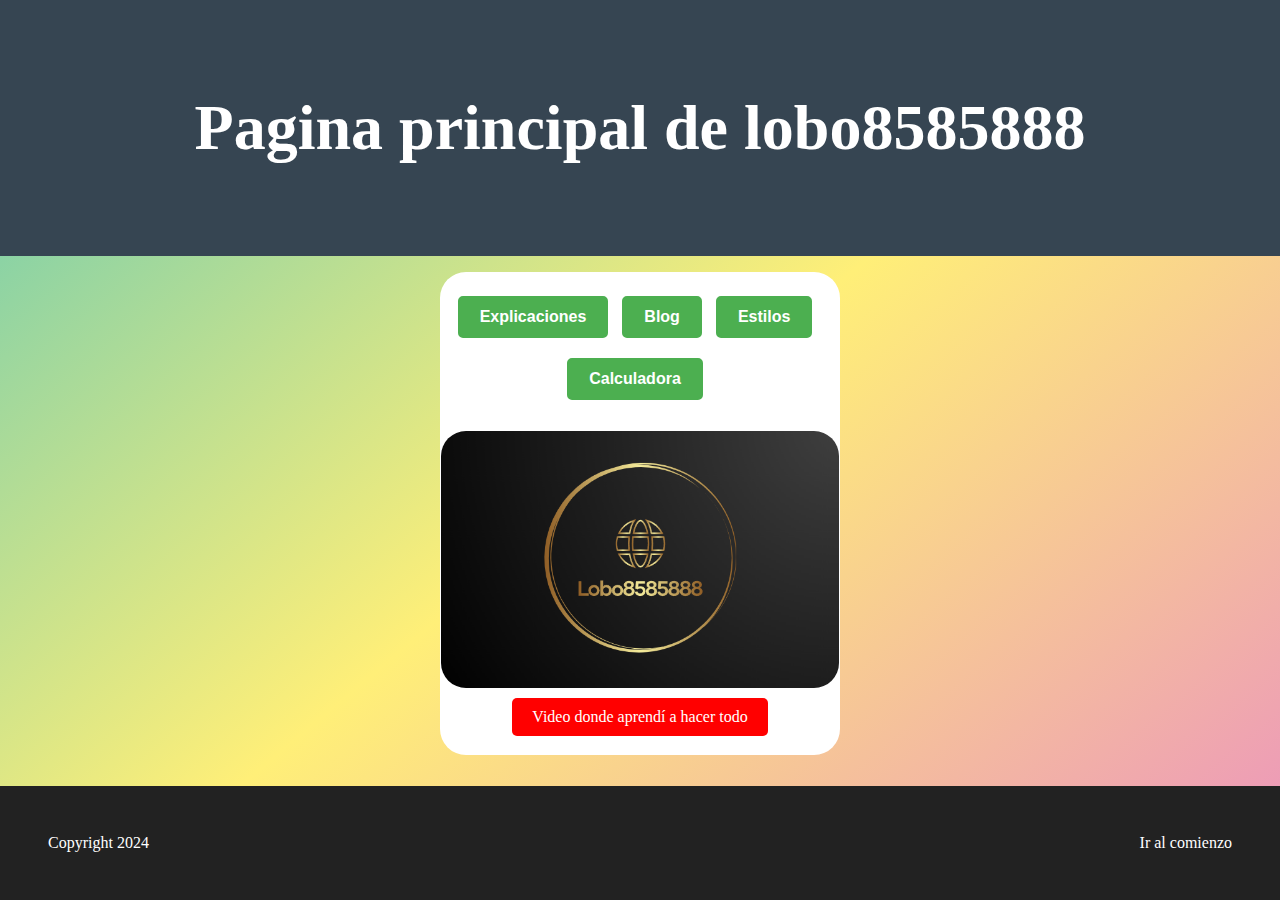
<file: index.html>
<!DOCTYPE html>
<html>
<head>
    <meta charset="UTF-8">
    <meta name="viewport" content="width=device-width, initial-scale=1.0">
    <title>Pagina principal de lobo8585888</title>
    <link rel="stylesheet" href="styles.css">
</head>
<body>
    <header>
        <H1 id="titulo">Pagina principal de lobo8585888</H1>
    </header>
    <Section class="container">
    <article>
    <div class="button-container">
        <button type="button" class="button" id="Explicaciones">Explicaciones</button>
        <button type="button" class="button" id="screen">Blog</button>
        <button type="button" class="button" id="estilos_boton">Estilos</button>
        <button type="button" class="button" id="l">Calculadora</button>
    </div>
    
    <!-- Otro contenido -->
    <div class="content">
        <img class="Imagen" src="imagenes/logo.png" width="398"  />
        <a class="video" target="_blank" href="https://www.youtube.com/watch?v=MJkdaVFHrto"> Video donde aprendí a hacer todo</a>
    </div>
    </article>
    </Section>
    <footer>
        <section>
            <a href="#titulo">Ir al comienzo</a>
        </section>
        <p>Copyright 2024</p>
    </footer>
    
    <!-- Script JavaScript -->
    <script src="boton.js"></script>
</body>
</html>
</file>
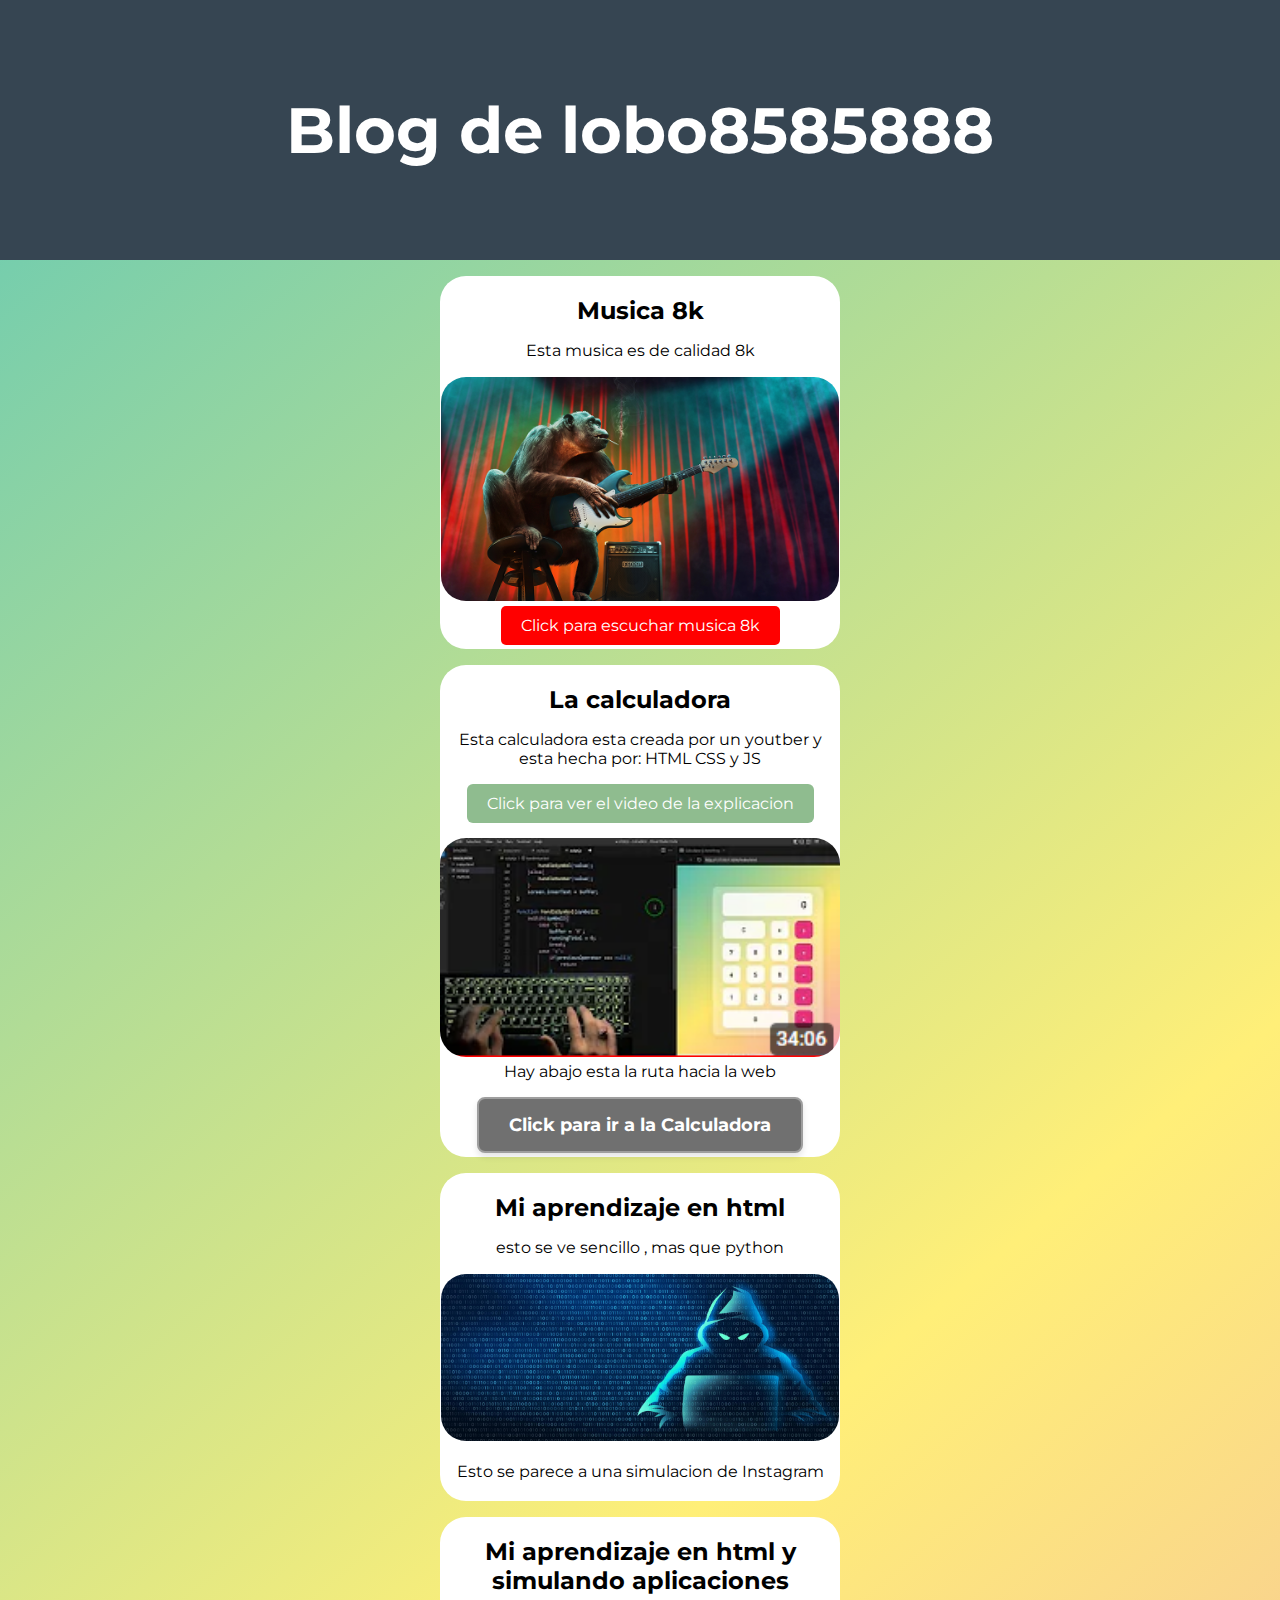
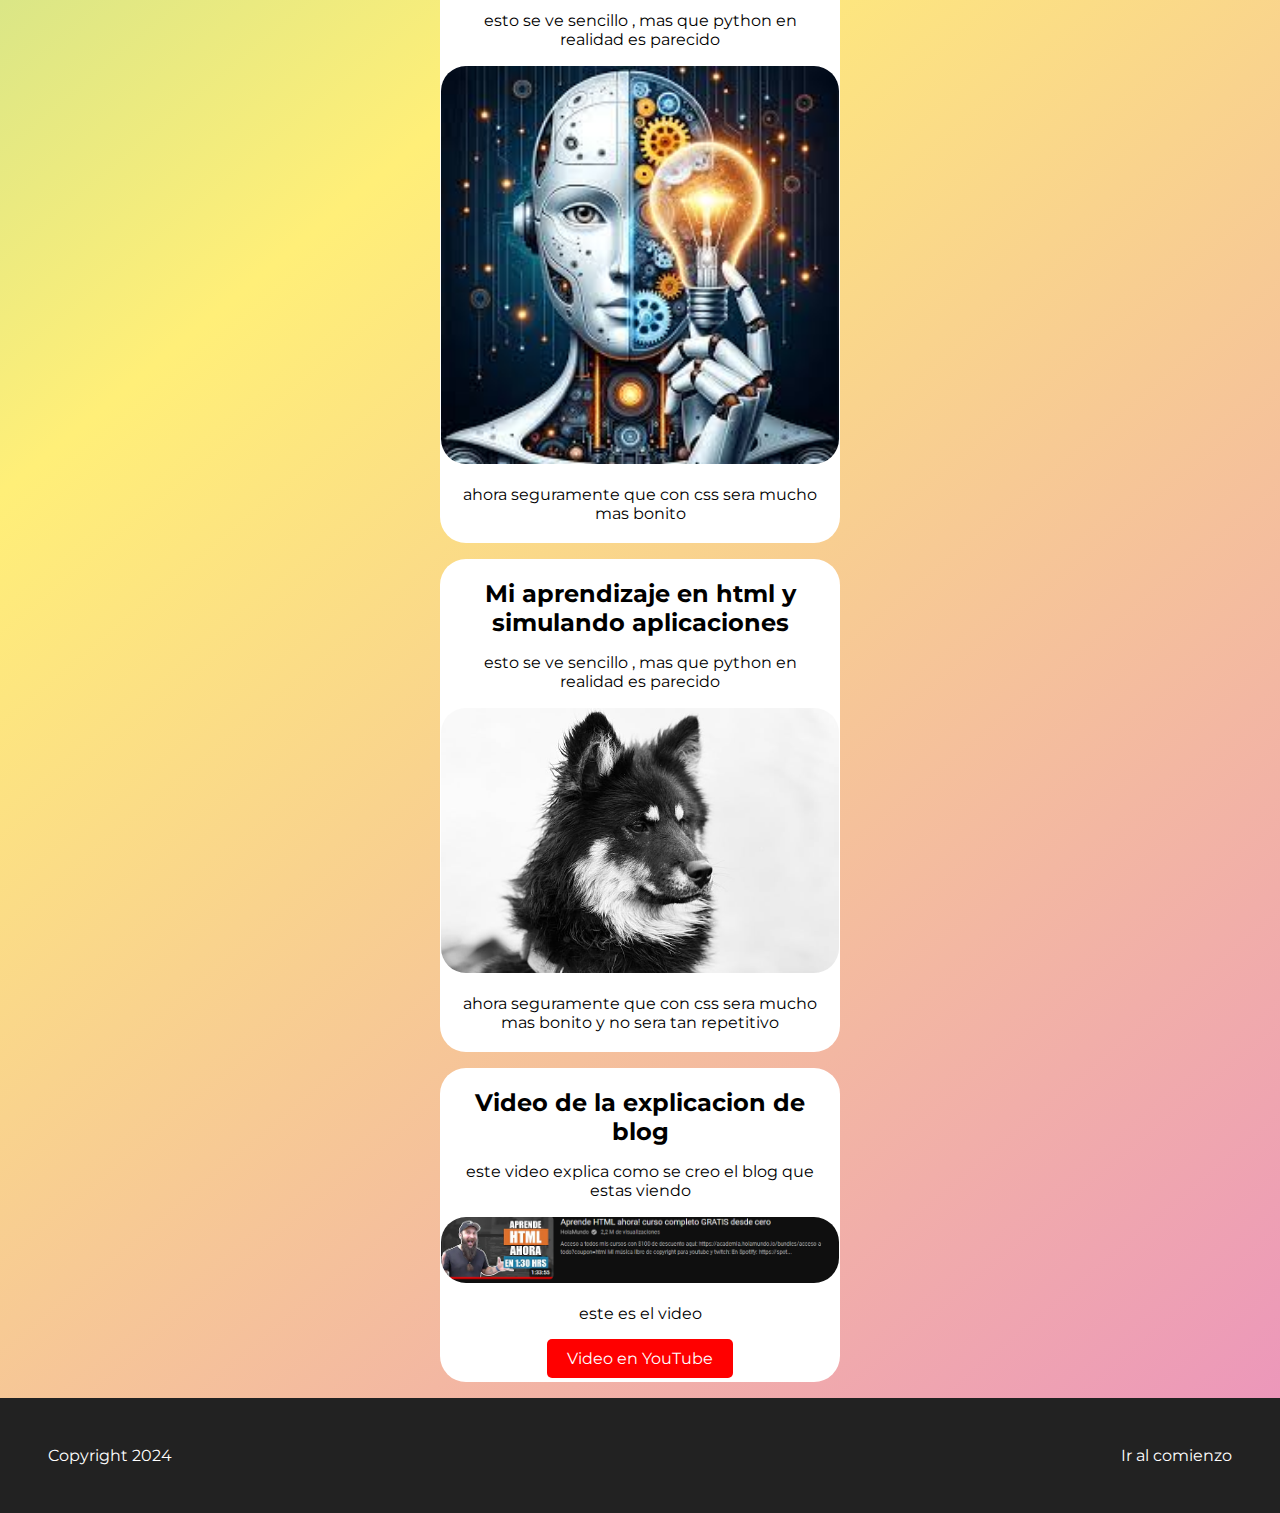
<file: blog.html>
<!DOCTYPE html>
<html>
<head>
    <title>Blog</title>
    <link rel="preconnect" href="https://fonts.googleapis.com">
    <link rel="preconnect" href="https://fonts.gstatic.com" crossorigin>
    <link href="https://fonts.googleapis.com/css2?family=Montserrat:ital@0;1&display=swap" rel="stylesheet">
    <link rel="preconnect" href="https://fonts.googleapis.com">
    <link rel="preconnect" href="https://fonts.gstatic.com" crossorigin>
    <link href="https://fonts.googleapis.com/css2?family=Montserrat:ital,wght@0,700;1,700&display=swap" rel="stylesheet">
    <link rel="stylesheet" href="css.css">
</head>
<body>
    <header>
        <h1 id="titulo">Blog de lobo8585888</h1>
    </header>
    <section class="container">
        <article>
            <h2>Musica 8k</h2>
            <p>Esta musica es de calidad 8k</p>
            <img class="Imagen" src="imagenes/Musica 8k.png" width="398">
            <a class="video" target="_blank" href="https://www.youtube.com/watch?v=CCgl6QI0oRU">Click para escuchar musica 8k</a>
        </article>
        <article>
            <h2>La calculadora</h2>
            <p>Esta calculadora esta creada por un youtber y esta hecha por: HTML CSS y JS</p>
            <a id="Youtube" target="_blank" href="https://www.youtube.com/watch?v=sBJmRD7kNTk">Click para ver el video de la explicacion</a>
            <img class="Imagen-container" src="imagenes/Imagen Video.png" width="400" >
            <p>Hay abajo esta la ruta hacia la web</p>
            <a id="Web" target="_blank" href="http://localhost/calculadora.html">Click para ir a la Calculadora</a>
        </article>
        <article>
            <h2>Mi aprendizaje en html</h2>
            <p>esto se ve sencillo , mas que python</p>
            <img class="Imagen" src="imagenes/hacker.png" width="398">
            <p>Esto se parece a una simulacion de Instagram</p>
        </article>
        <article>
            <h2>Mi aprendizaje en html y simulando aplicaciones</h2>
            <p>esto se ve sencillo , mas que python en realidad es parecido</p>
            <img class="Imagen" src="imagenes/aa.png" width="398">
            <p>ahora seguramente que con css sera mucho mas bonito</p>
        </article>
        <article>
            <h2>Mi aprendizaje en html y simulando aplicaciones</h2>
            <p>esto se ve sencillo , mas que python en realidad es parecido</p>
            <img class="Imagen" src="imagenes/1.png" width="398">
            <p>ahora seguramente que con css sera mucho mas bonito y no sera tan repetitivo</p>
        </article>
        <article>
            <h2>Video de la explicacion de blog</h2>
            <p>este video explica como se creo el blog que estas viendo</p>
            <img class="Imagen" src="imagenes/imagen de video.png" width="398">
            <p>este es el video</p>
            <a class="video" target="_blank" href="https://youtu.be/MJkdaVFHrto?si=DDRTu1aFu9BPpTdi&t=4297" >Video en YouTube</a>
        </article>
    </section>
    <footer>
        <section>
            <a href=/>Ir al comienzo</a>
        </section>
        <p>Copyright 2024</p>
    </footer>



   <!--  <h1>Explicaciones</h1>
    <h3>header es para el encabezado</h3>
    <h3>footer es para decir el copirite de la web</h3>
    <h3>Section es para secciones y dentro puedes colocar etiquetas</h3>
    <h3>article es para definir contenido independiente</h3>
    <h3>el mailto es para que en a que es de link puedas poner el correo y te lleva a la app para enviar un correo</h3> -->
</body>
</html>
</file>
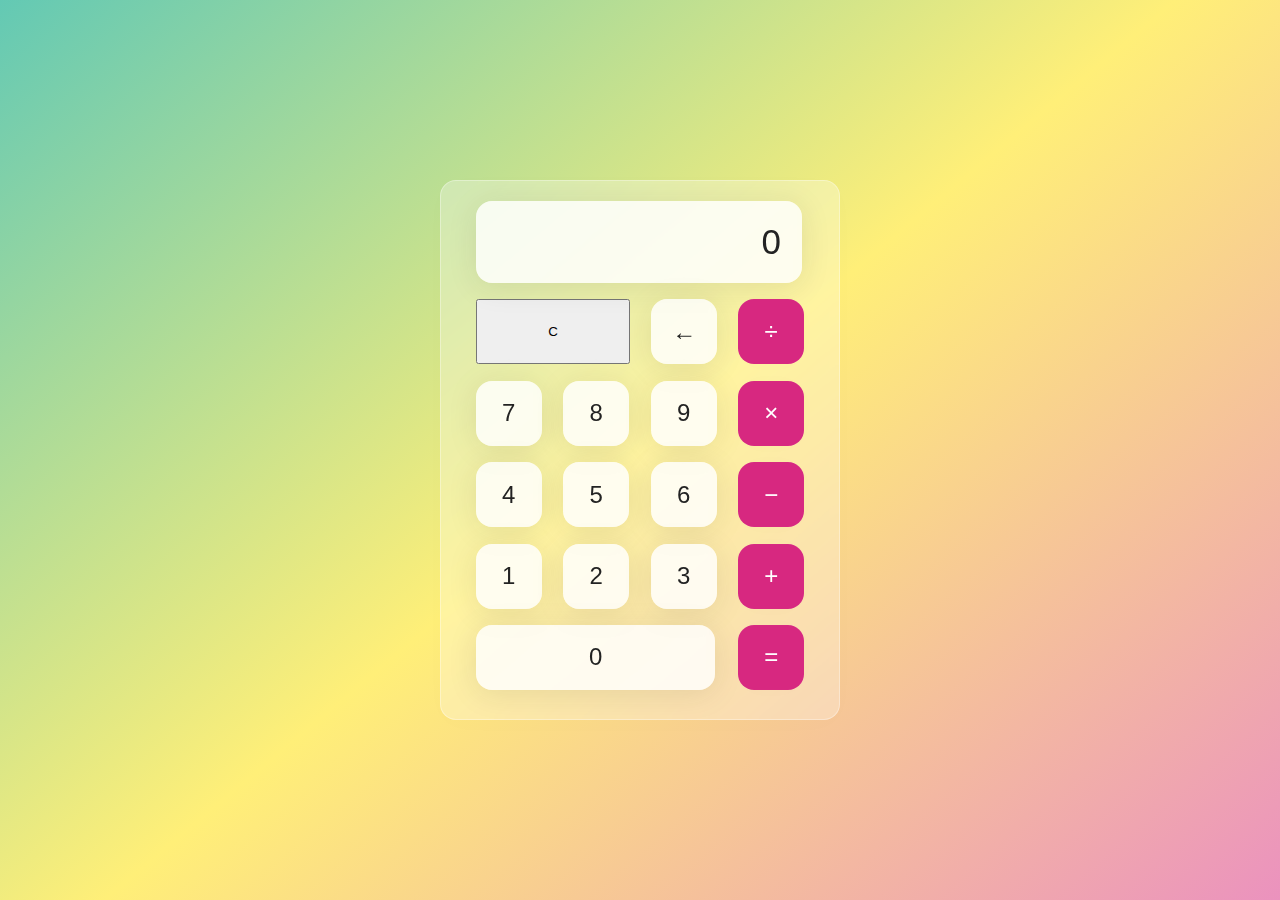
<file: Calculadora.html>
<!DOCTYPE html>
<html lang="en">
<head>
    <meta charset="UTF-8">
    <meta http-equiv="X-UA-compatible" content="IE=edge">
    <meta name="viewport" content="width=device-width, initial-scale=1.0">
    <link rel="stylesheet" href="calculadora.css">
    <title>Calculadora</title>
</head>
<body>

    <div class="wrapper">
        <section class="screen">
            0
        </section>

        <section class="calc-buttons">
            <div class="calc-button-row">
                <button class="calc-buttons double">
                    C
                </button>
                <button class="calc-button">
                    &larr;
                </button>
                <button class="calc-button">
                    &divide;
                </button>
            </div>

                <div class="calc-button-row">
                    <button class="calc-button">
                        7
                    </button>
                    <button class="calc-button">
                        8
                    </button>
                    <button class="calc-button">
                        9
                    </button>
                    <button class="calc-button">
                        &times;
                    </button> 
                </div>

            <div class="calc-button-row">
                <button class="calc-button">
                    4
                </button>
                <button class="calc-button">
                    5
                </button>
                <button class="calc-button">
                    6
                </button>
                <button class="calc-button">
                    &minus;
                </button>
            </div>

            <div class="calc-button-row">
                <button class="calc-button">
                    1
                </button>
                <button class="calc-button">
                    2
                </button>
                <button class="calc-button">
                    3
                </button>
                <button class="calc-button">
                    &plus;
                </button>
            </div>

            <div class="calc-button-row">
                <button class="calc-button triple">
                    0
                </button>
                <button class="calc-button">
                    &equals;
                </button>
            </div>
    </div>
        </section>
    <script src="script.js"></script>
</body>
</html>
</file>
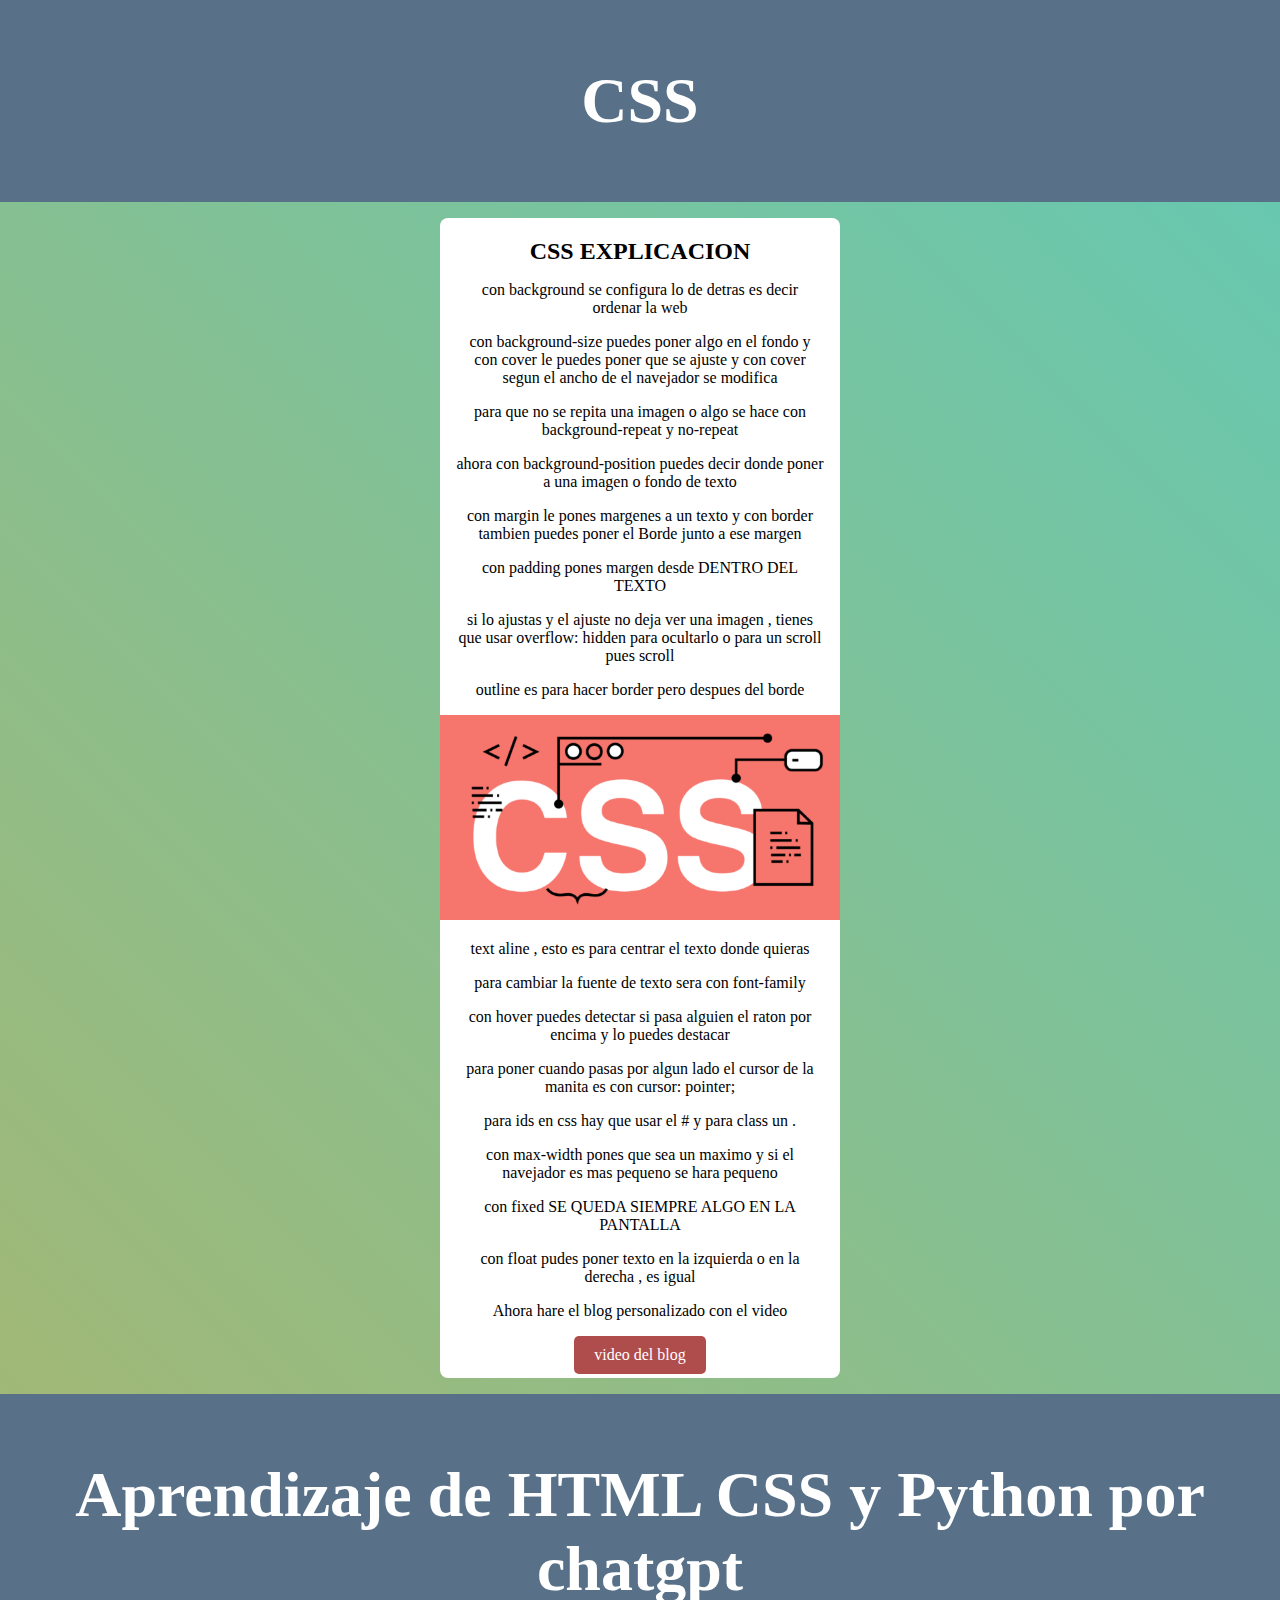
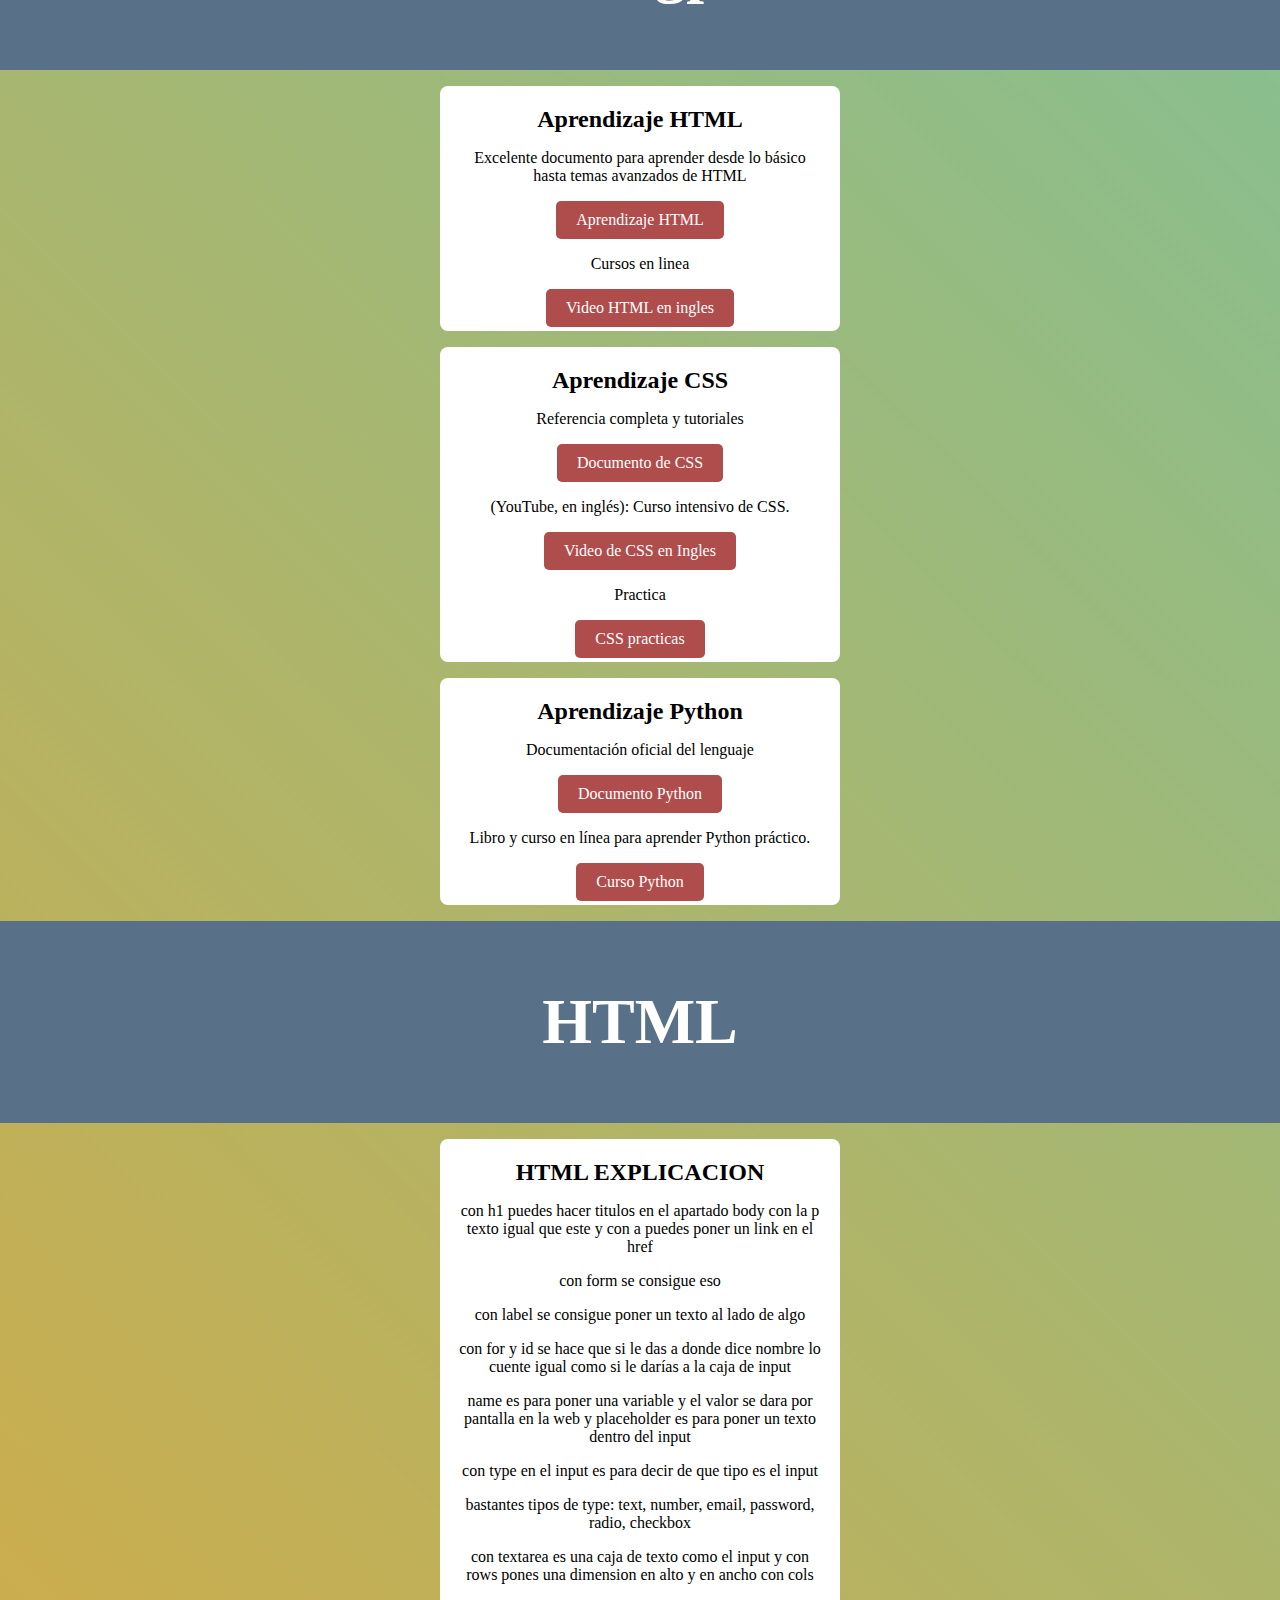
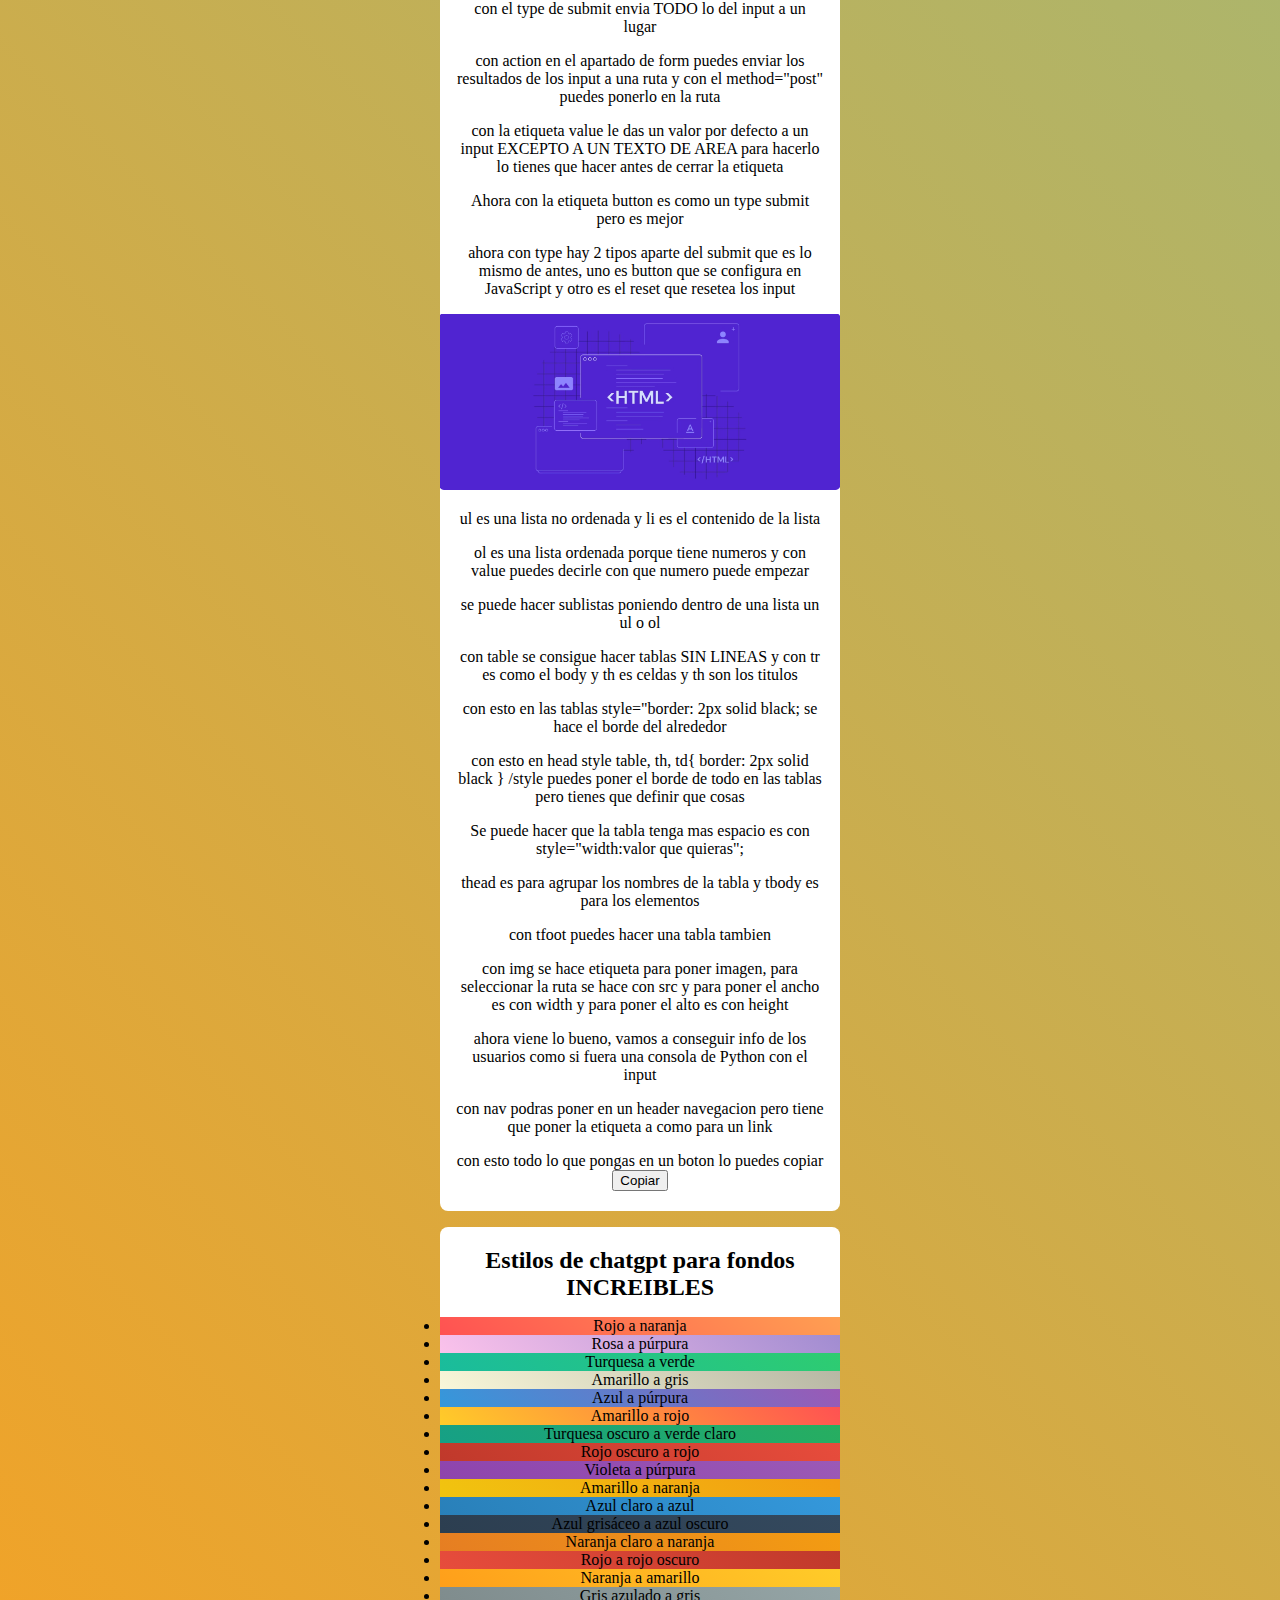
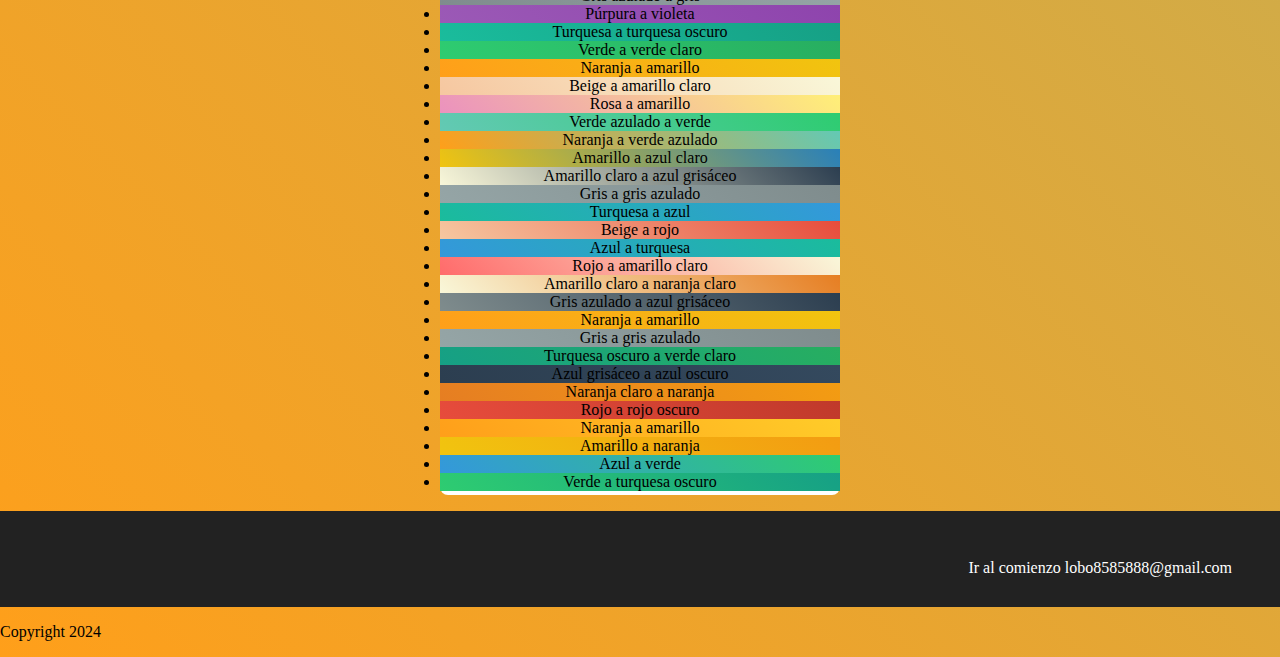
<file: Explicacion de css y html.html>
<!DOCTYPE html>
<html lang="es">
<head>
    <meta charset="UTF-8">
    <meta name="viewport" content="width=device-width, initial-scale=1.0">
    <title>Explicacion de html y css</title>
    <link rel="stylesheet" href="css de explicaciones.css">
</head>
<body>
    <header>
        <h1 class="Titulos" id="1">CSS</h1>
    </header>
    <section class="container">
        <article>
            <h2>CSS EXPLICACION</h2>
            <p>con background se configura lo de detras es decir ordenar la web</p>
            <p>con background-size puedes poner algo en el fondo y con cover le puedes poner que se ajuste y con cover segun el ancho de el navejador se modifica</p>
            <p>para que no se repita una imagen o algo se hace con background-repeat y no-repeat</p>
            <p>ahora con background-position puedes decir donde poner a una imagen o fondo de texto</p>
            <p>con margin le pones margenes a un texto y con border tambien puedes poner el Borde junto a ese margen </p>
            <p>con padding pones margen desde DENTRO DEL TEXTO</p>
            <p>si lo ajustas y el ajuste no deja ver una imagen , tienes que usar overflow: hidden para ocultarlo o para un scroll pues scroll</p>
            <p>outline es para hacer border pero despues del borde</p>
            <img src="imagenes/css.png" width="400">
            <p>text aline , esto es para centrar el texto donde quieras</p>
            <p>para cambiar la fuente de texto sera con font-family </p>
            <P>con hover puedes detectar si pasa alguien el raton por encima y lo puedes destacar</P>
            <p>para poner cuando pasas por algun lado el cursor de la manita es con cursor: pointer; </p>
            <p>para ids en css hay que usar el # y para class un .</p>
            <p>con max-width pones que sea un maximo y si el navejador es mas pequeno se hara pequeno</p>
            <p>con fixed SE QUEDA SIEMPRE ALGO EN LA PANTALLA</p>
            <p>con float pudes poner texto en la izquierda o en la derecha , es igual</p>
            <p>Ahora hare el blog personalizado con el video</p>
            <a href="https://youtu.be/wZniZEbPAzk?si=HQgacwBS0Q08z9fv&t=6531">video del blog</a>
        </article>
    </section>
    <header>
        <h1 class="Titulos">Aprendizaje de HTML CSS y Python por chatgpt</h1>
    </header>
    <section class="container" >
        <article>
            <h2>Aprendizaje HTML</h2>
            <p>Excelente documento para aprender desde lo básico hasta temas avanzados de HTML</p>
            <a href="https://developer.mozilla.org/es/docs/Web/HTML">Aprendizaje HTML</a>
            <p>Cursos en linea</p>
            <a href="https://www.youtube.com/watch?v=UB1O30fR-EE">Video HTML en ingles</a>
        </article>
    </section>
    <header>
        <section class="container">
            <article>
            <h2>Aprendizaje CSS</h2>
            <p>Referencia completa y tutoriales</p>
            <a href="https://developer.mozilla.org/es/docs/Web/CSS">Documento de CSS</a>
            <p>(YouTube, en inglés): Curso intensivo de CSS.</p>
            <a href="https://www.youtube.com/watch?v=yfoY53QXEnI">Video de CSS en Ingles</a>
            <p>Practica</p>
            <a href"https://css-tricks.com/">CSS practicas</a>
            </article>
        </section>
    </header>
    <header>
        <Section class="container">
            <article>
                <h2>Aprendizaje Python</h2>
                <p>Documentación oficial del lenguaje</p>
                <a href="https://docs.python.org/3/">Documento Python</a>
                <p>Libro y curso en línea para aprender Python práctico.</p>
                <a href="https://automatetheboringstuff.com/">Curso Python</a>
                
            </article>
        </Section>
    </header>
    <header>
        <h1 class="Titulos">HTML</h1>
    </header>
    <section class="container">
        <article>
            <h2>HTML EXPLICACION</h2>
            <p>con h1 puedes hacer titulos en el apartado body con la p texto igual que este y con a puedes poner un link en el href</p>
            <p>con form se consigue eso </p>
            <p>con label se consigue poner un texto al lado de algo</p>
            <p>con for y id se hace que si le das a donde dice nombre lo cuente igual como si le darías a la caja de input </p>
            <p>name es para poner una variable y el valor se dara por pantalla en la web y placeholder es para poner un texto dentro del input</p>
            <p>con type en el input es para decir de que tipo es el input</p>
            <p>bastantes tipos de type: text, number, email, password, radio, checkbox</p>
            <p>con textarea es una caja de texto como el input y con rows pones una dimension en alto y en ancho con cols</p>
            <p>con el type de submit envia TODO lo del input a un lugar</p>
            <p>con action en el apartado de form puedes enviar los resultados de los input a una ruta y con el method="post" puedes ponerlo en la ruta</p>
            <p>con la etiqueta value le das un valor por defecto a un input EXCEPTO A UN TEXTO DE AREA para hacerlo lo tienes que hacer antes de cerrar la etiqueta</p>
            <p>Ahora con la etiqueta button es como un type submit pero es mejor</p>
            <p>ahora con type hay 2 tipos aparte del submit que es lo mismo de antes, uno es button que se configura en JavaScript y otro es el reset que resetea los input</p>
            <img src="imagenes/html.png" width="400">
            <p>ul es una lista no ordenada y li es el contenido de la lista</p>
            <p>ol es una lista ordenada porque tiene numeros y con value puedes decirle con que numero puede empezar</p>
            <p>se puede hacer sublistas poniendo dentro de una lista un ul o ol </p>
            <p>con table se consigue hacer tablas SIN LINEAS y con tr es como el body y th es celdas y th son los titulos</p>
            <p>con esto en las tablas style="border: 2px solid black; se hace el borde del alrededor</p>
            <p>con esto en head  style
            table, th, td{
                border: 2px solid black
             }
            /style puedes poner el borde de todo en las tablas pero tienes que definir que cosas</p>
            <p>Se puede hacer que la tabla tenga mas espacio es con style="width:valor que quieras";</p>
            <p>thead es para agrupar los nombres de la tabla y tbody es para los elementos</p>
            <p>con tfoot puedes hacer una tabla tambien</p>    
            <p>con img se hace etiqueta para poner imagen, para seleccionar la ruta se hace con src y para poner el ancho es con width y para poner el alto es con height</p>
            <p>ahora viene lo bueno, vamos a conseguir info de los usuarios como si fuera una consola de Python con el input </p>
            <p>con nav podras poner en un header navegacion pero tiene que poner la etiqueta a como para un link</p>
            <p>con esto todo lo que pongas en un boton lo puedes copiar <button class="copy-button" onclick="copyToClipboard('linear-gradient(to right, #da4453, #89216b)')">Copiar</button> </p>
        </article>
        <article>
            <h2>Estilos de chatgpt para fondos INCREIBLES</h2>
            <li style="background: linear-gradient(45deg, #ff5252, #ff9f52);">Rojo a naranja</li>
            <li style="background: linear-gradient(45deg, #fbc2eb, #a18cd1);">Rosa a púrpura</li>
            <li style="background: linear-gradient(45deg, #1abc9c, #2ecc71);">Turquesa a verde</li>
            <li style="background: linear-gradient(45deg, #f9f7d9, #b7b7a4);">Amarillo a gris</li>
            <li style="background: linear-gradient(45deg, #3498db, #9b59b6);">Azul a púrpura</li>
            <li style="background: linear-gradient(45deg, #ffcc29, #ff5252);">Amarillo a rojo</li>
            <li style="background: linear-gradient(45deg, #16a085, #27ae60);">Turquesa oscuro a verde claro</li>
            <li style="background: linear-gradient(45deg, #c0392b, #e74c3c);">Rojo oscuro a rojo</li>
            <li style="background: linear-gradient(45deg, #8e44ad, #9b59b6);">Violeta a púrpura</li>
            <li style="background: linear-gradient(45deg, #f1c40f, #f39c12);">Amarillo a naranja</li>
            <li style="background: linear-gradient(45deg, #2980b9, #3498db);">Azul claro a azul</li>
            <li style="background: linear-gradient(45deg, #2c3e50, #34495e);">Azul grisáceo a azul oscuro</li>
            <li style="background: linear-gradient(45deg, #e67e22, #f39c12);">Naranja claro a naranja</li>
            <li style="background: linear-gradient(45deg, #e74c3c, #c0392b);">Rojo a rojo oscuro</li>
            <li style="background: linear-gradient(45deg, #ff9f1a, #ffcc29);">Naranja a amarillo</li>
            <li style="background: linear-gradient(45deg, #7f8c8d, #95a5a6);">Gris azulado a gris</li>
            <li style="background: linear-gradient(45deg, #9b59b6, #8e44ad);">Púrpura a violeta</li>
            <li style="background: linear-gradient(45deg, #1abc9c, #16a085);">Turquesa a turquesa oscuro</li>
            <li style="background: linear-gradient(45deg, #2ecc71, #27ae60);">Verde a verde claro</li>
            <li style="background: linear-gradient(45deg, #ff9f1a, #f1c40f);">Naranja a amarillo</li>
            <li style="background: linear-gradient(45deg, #f6c7a0, #f9f7d9);">Beige a amarillo claro</li>
            <li style="background: linear-gradient(45deg, #eb92be, #ffef78);">Rosa a amarillo</li>
            <li style="background: linear-gradient(45deg, #63c9b4, #2ecc71);">Verde azulado a verde</li>
            <li style="background: linear-gradient(45deg, #ff9f1a, #63c9b4);">Naranja a verde azulado</li>
            <li style="background: linear-gradient(45deg, #f1c40f, #2980b9);">Amarillo a azul claro</li>
            <li style="background: linear-gradient(45deg, #f9f7d9, #2c3e50);">Amarillo claro a azul grisáceo</li>
            <li style="background: linear-gradient(45deg, #95a5a6, #7f8c8d);">Gris a gris azulado</li>
            <li style="background: linear-gradient(45deg, #1abc9c, #3498db);">Turquesa a azul</li>
            <li style="background: linear-gradient(45deg, #f6c7a0, #e74c3c);">Beige a rojo</li>
            <li style="background: linear-gradient(45deg, #3498db, #1abc9c);">Azul a turquesa</li>
            <li style="background: linear-gradient(45deg, #ff6b6b, #f9f7d9);">Rojo a amarillo claro</li>
            <li style="background: linear-gradient(45deg, #f9f7d9, #e67e22);">Amarillo claro a naranja claro</li>
            <li style="background: linear-gradient(45deg, #7f8c8d, #2c3e50);">Gris azulado a azul grisáceo</li>
            <li style="background: linear-gradient(45deg, #ff9f1a, #f1c40f);">Naranja a amarillo</li>
            <li style="background: linear-gradient(45deg, #95a5a6, #7f8c8d);">Gris a gris azulado</li>
            <li style="background: linear-gradient(45deg, #16a085, #27ae60);">Turquesa oscuro a verde claro</li>
            <li style="background: linear-gradient(45deg, #2c3e50, #34495e);">Azul grisáceo a azul oscuro</li>
            <li style="background: linear-gradient(45deg, #e67e22, #f39c12);">Naranja claro a naranja</li>
            <li style="background: linear-gradient(45deg, #e74c3c, #c0392b);">Rojo a rojo oscuro</li>
            <li style="background: linear-gradient(45deg, #ff9f1a, #ffcc29);">Naranja a amarillo</li>
            <li style="background: linear-gradient(45deg, #f1c40f, #f39c12);">Amarillo a naranja</li>
            <li style="background: linear-gradient(45deg, #3498db, #2ecc71);">Azul a verde</li>
            <li style="background: linear-gradient(45deg, #2ecc71, #16a085);">Verde a turquesa oscuro</li>
        </article>
    </section>
    <footer>
        <section>
            <a href="/">Ir al comienzo</a>
            <a href="mailto:lobo8585888@gmail.com">lobo8585888@gmail.com</a>
        </section>
    </footer>    
        <p>Copyright 2024</p>
    </footer>
</body>
</html>
</file>
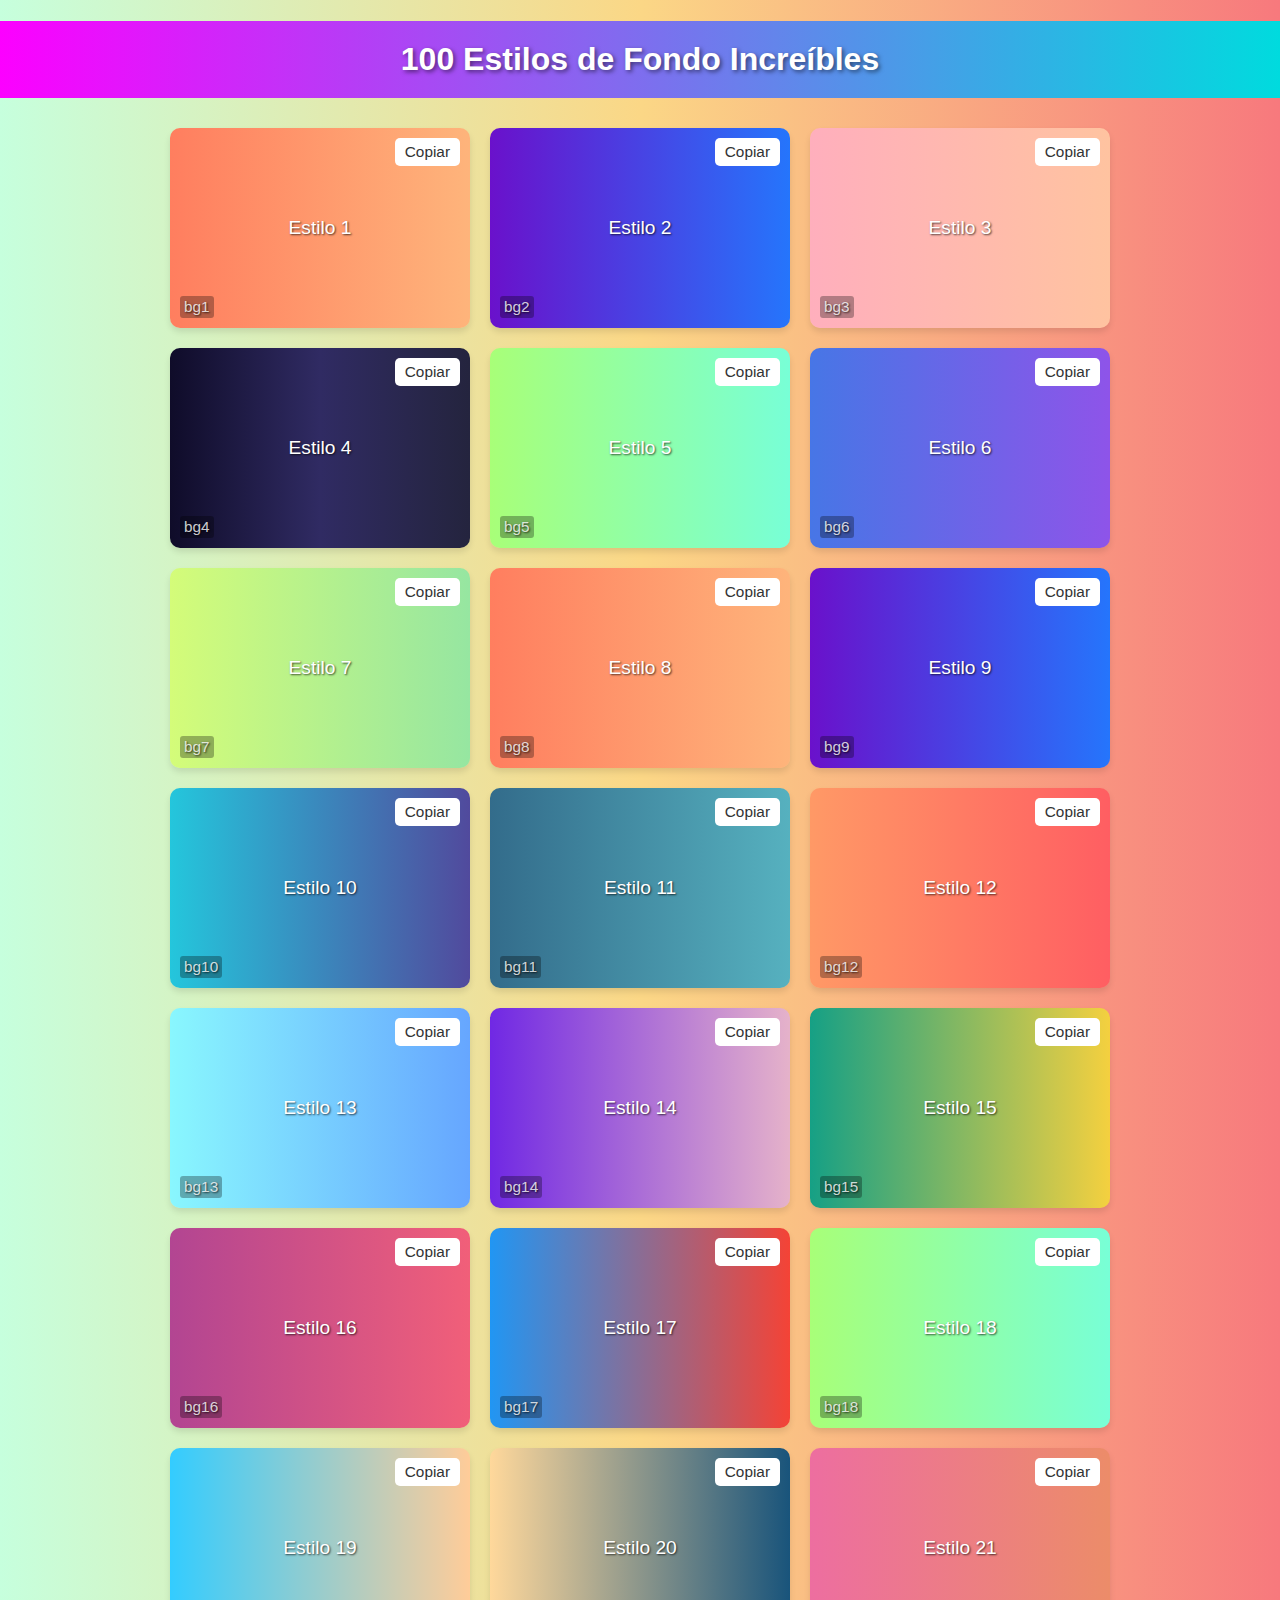
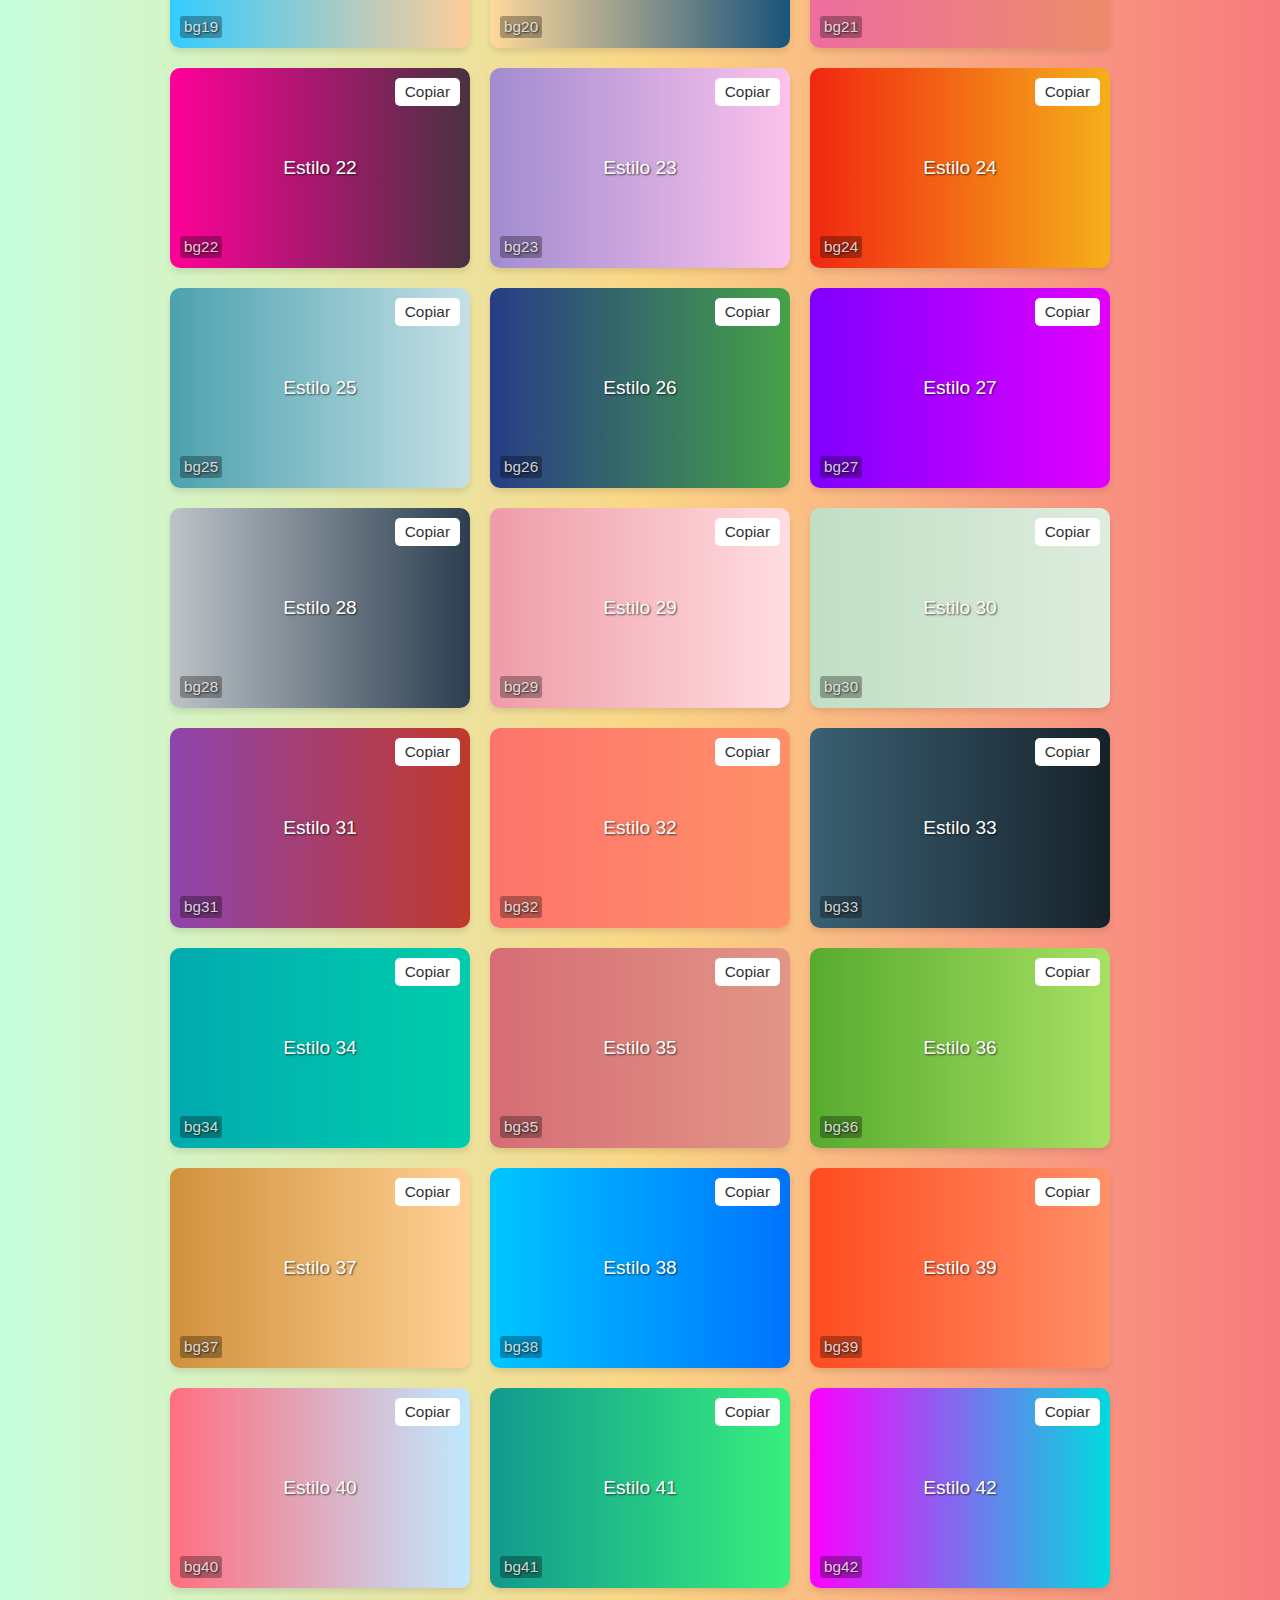
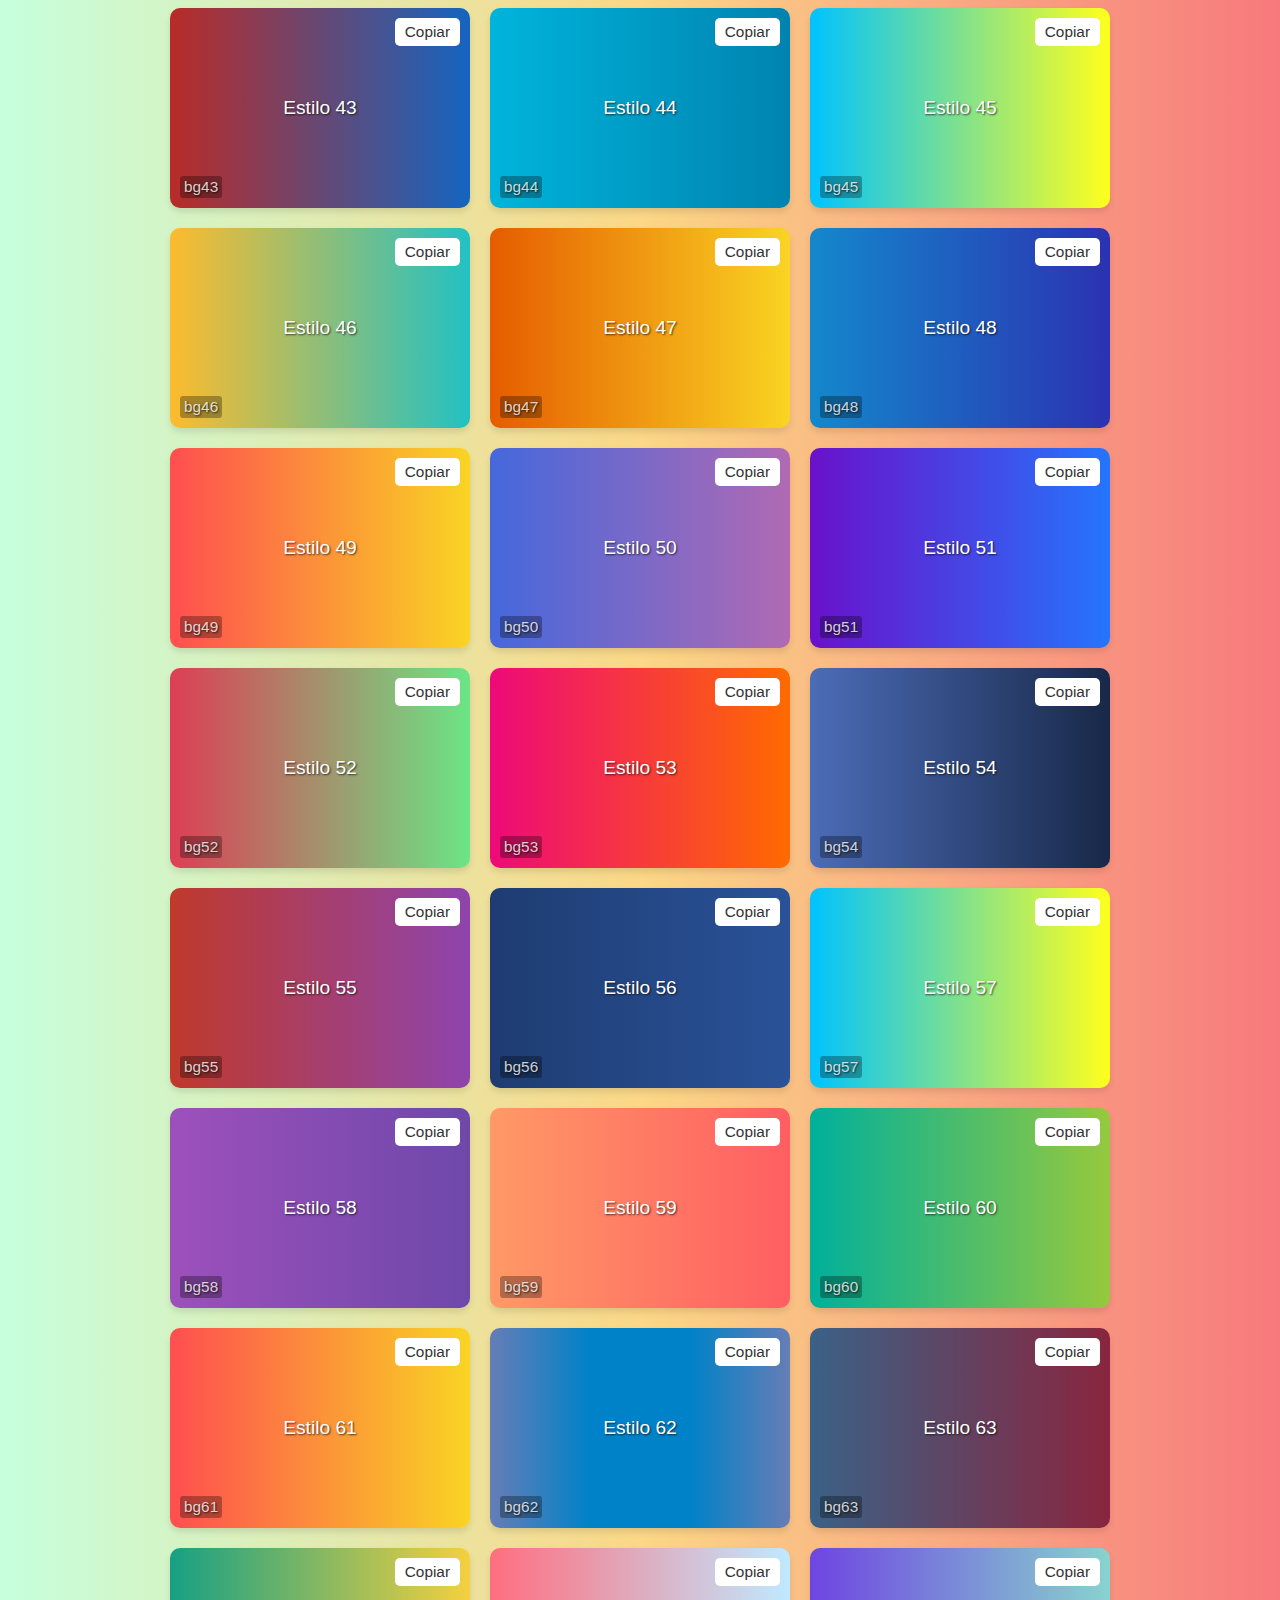
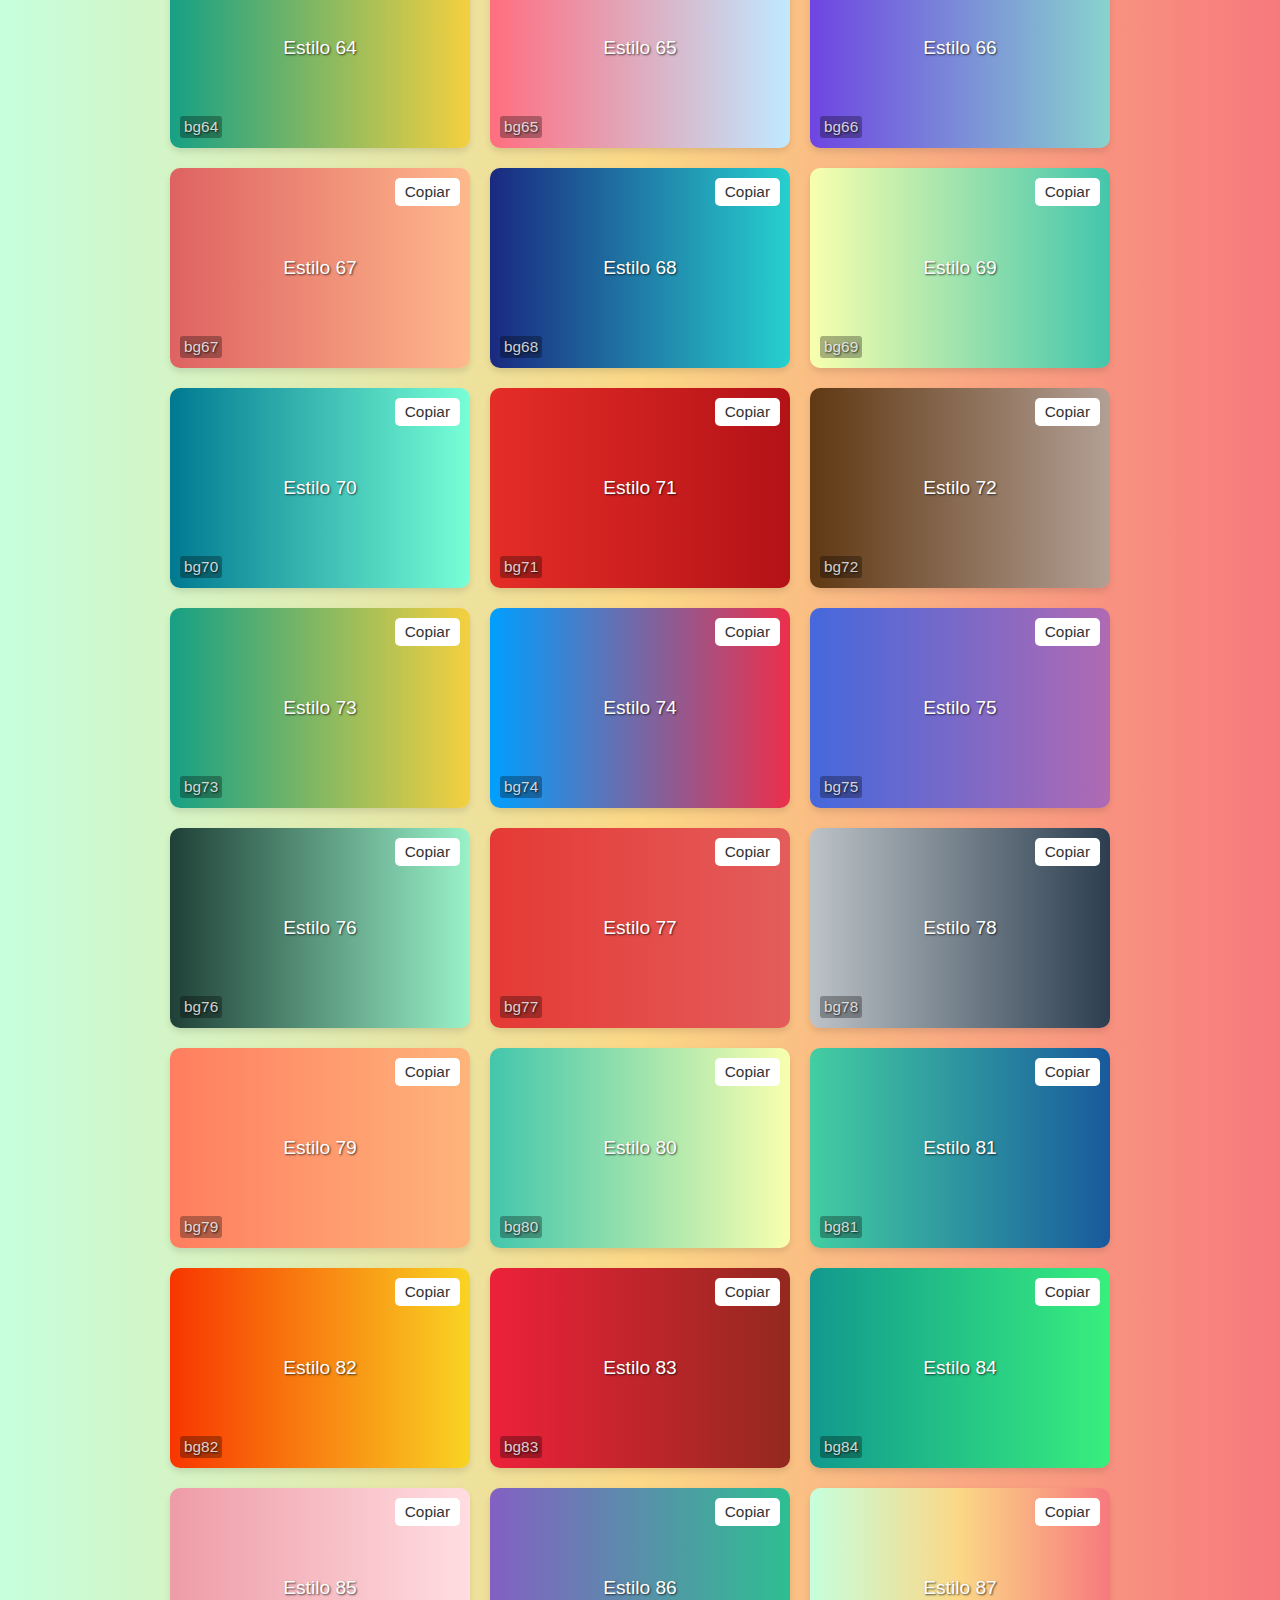
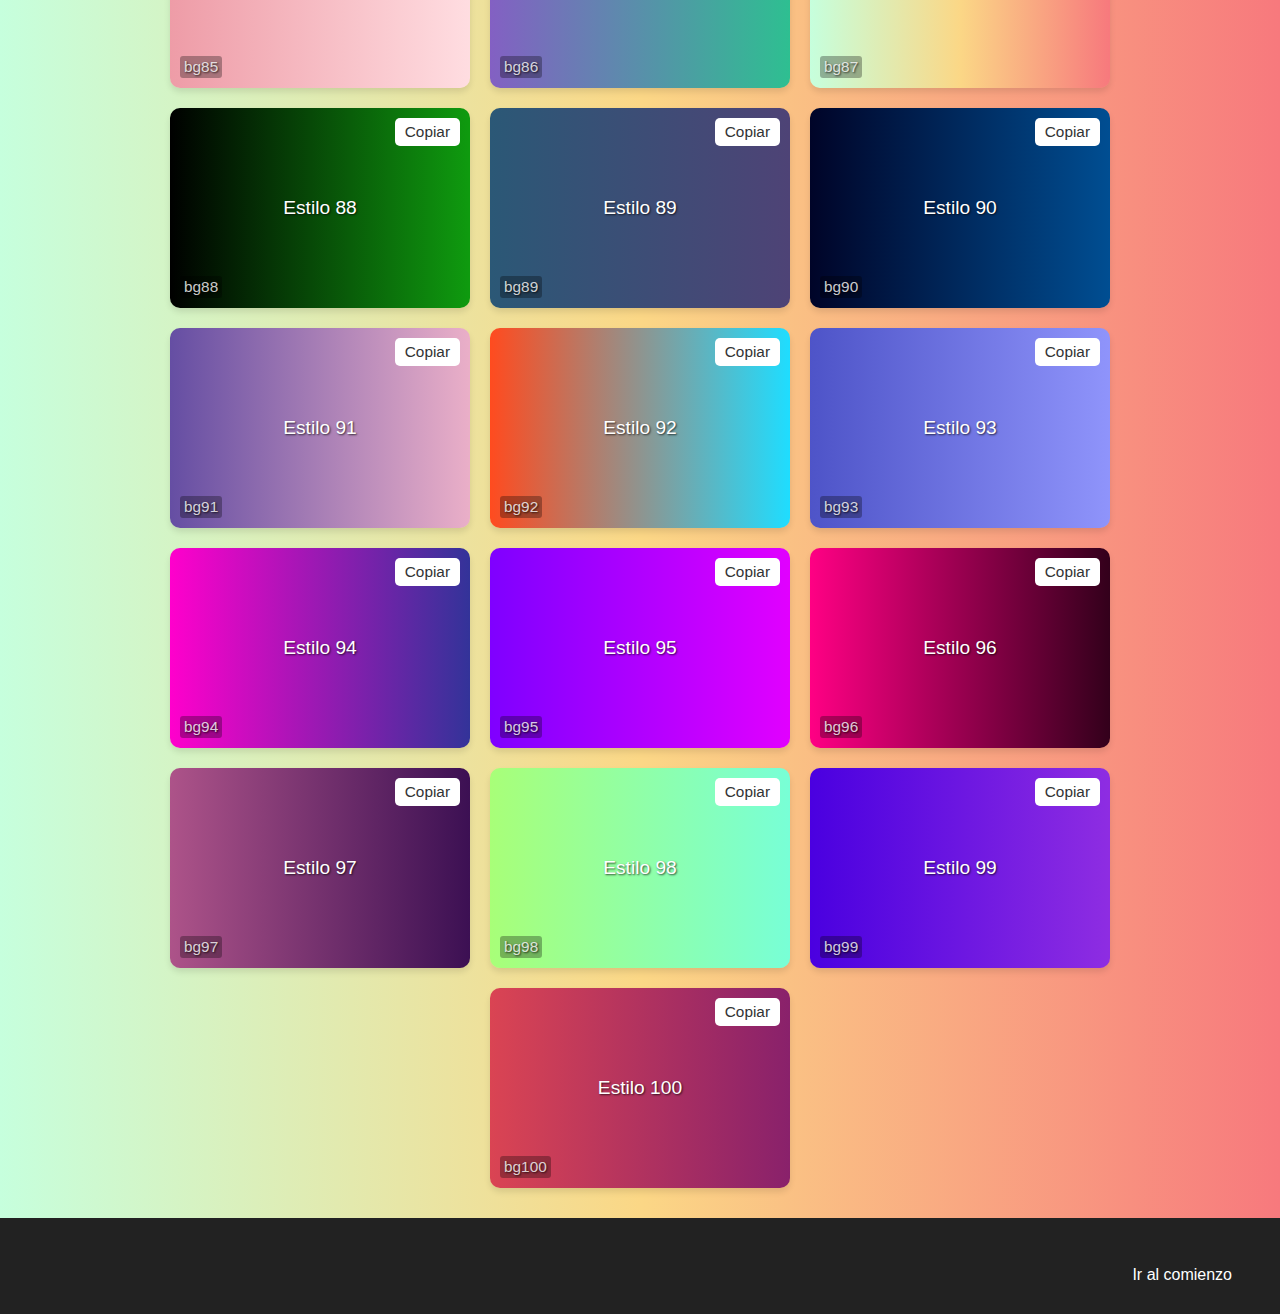
<file: lllll.html>
<!DOCTYPE html>
<html lang="es">
<head>
    <meta charset="UTF-8">
    <meta name="viewport" content="width=device-width, initial-scale=1.0">
    <title>100 Estilos de Fondo Increíbles</title>
    <link rel="stylesheet" href="q.css">
    <script>
        function copyToClipboard(text) {
            const textarea = document.createElement('textarea');
            textarea.value = text;
            textarea.setAttribute('readonly', '');
            textarea.style.position = 'absolute';
            textarea.style.left = '-9999px';
            document.body.appendChild(textarea);
            textarea.select();
            document.execCommand('copy');
            document.body.removeChild(textarea);
            alert('Código copiado al portapapeles: ' + text);
        }
    </script>
</head>
<body>
    <h1>100 Estilos de Fondo Increíbles</h1>
    <div class="container">
        <div class="box bg1" style="background: linear-gradient(to right, #ff7e5f, #feb47b);" data-bg="bg1">
            Estilo 1
            <button class="copy-button" onclick="copyToClipboard('linear-gradient(to right, #ff7e5f, #feb47b)')">Copiar</button>
        </div>
        <div class="box bg2" style="background: linear-gradient(to right, #6a11cb, #2575fc);" data-bg="bg2">
            Estilo 2
            <button class="copy-button" onclick="copyToClipboard('linear-gradient(to right, #6a11cb, #2575fc)')">Copiar</button>
        </div>
        <div class="box bg3" style="background: linear-gradient(to right, #ffafbd, #ffc3a0);" data-bg="bg3">
            Estilo 3
            <button class="copy-button" onclick="copyToClipboard('linear-gradient(to right, #ffafbd, #ffc3a0)')">Copiar</button>
        </div>
        <div class="box bg4" style="background: linear-gradient(to right, #0f0c29, #302b63, #24243e);" data-bg="bg4">
            Estilo 4
            <button class="copy-button" onclick="copyToClipboard('linear-gradient(to right, #0f0c29, #302b63, #24243e)')">Copiar</button>
        </div>
        <div class="box bg5" style="background: linear-gradient(to right, #a8ff78, #78ffd6);" data-bg="bg5">
            Estilo 5
            <button class="copy-button" onclick="copyToClipboard('linear-gradient(to right, #a8ff78, #78ffd6)')">Copiar</button>
        </div>
        <div class="box bg6" style="background: linear-gradient(to right, #4776e6, #8e54e9);" data-bg="bg6">
            Estilo 6
            <button class="copy-button" onclick="copyToClipboard('linear-gradient(to right, #4776e6, #8e54e9)')">Copiar</button>
        </div>
        <div class="box bg7" style="background: linear-gradient(to right, #d4fc79, #96e6a1);" data-bg="bg7">
            Estilo 7
            <button class="copy-button" onclick="copyToClipboard('linear-gradient(to right, #d4fc79, #96e6a1)')">Copiar</button>
        </div>
        <div class="box bg8" style="background: linear-gradient(to right, #ff7e5f, #feb47b);" data-bg="bg8">
            Estilo 8
            <button class="copy-button" onclick="copyToClipboard('linear-gradient(to right, #ff7e5f, #feb47b)')">Copiar</button>
        </div>
        <div class="box bg9" style="background: linear-gradient(to right, #6a11cb, #2575fc);" data-bg="bg9">
            Estilo 9
            <button class="copy-button" onclick="copyToClipboard('linear-gradient(to right, #6a11cb, #2575fc)')">Copiar</button>
        </div>
        <div class="box bg10" style="background: linear-gradient(to right, #24c6dc, #514a9d);" data-bg="bg10">
            Estilo 10
            <button class="copy-button" onclick="copyToClipboard('linear-gradient(to right, #24c6dc, #514a9d)')">Copiar</button>
        </div>
        <div class="box bg11" style="background: linear-gradient(to right, #336c8b, #56b1bf);" data-bg="bg11">
            Estilo 11
            <button class="copy-button" onclick="copyToClipboard('linear-gradient(to right, #336c8b, #56b1bf)')">Copiar</button>
        </div>
        <div class="box bg12" style="background: linear-gradient(to right, #ff9966, #ff5e62);" data-bg="bg12">
            Estilo 12
            <button class="copy-button" onclick="copyToClipboard('linear-gradient(to right, #ff9966, #ff5e62)')">Copiar</button>
        </div>
        <div class="box bg13" style="background: linear-gradient(to right, #89f7fe, #66a6ff);" data-bg="bg13">
            Estilo 13
            <button class="copy-button" onclick="copyToClipboard('linear-gradient(to right, #89f7fe, #66a6ff)')">Copiar</button>
        </div>
        <div class="box bg14" style="background: linear-gradient(to right, #7028e4, #e5b2ca);" data-bg="bg14">
            Estilo 14
            <button class="copy-button" onclick="copyToClipboard('linear-gradient(to right, #7028e4, #e5b2ca)')">Copiar</button>
        </div>
        <div class="box bg15" style="background: linear-gradient(to right, #16a085, #f4d03f);" data-bg="bg15">
            Estilo 15
            <button class="copy-button" onclick="copyToClipboard('linear-gradient(to right, #16a085, #f4d03f)')">Copiar</button>
        </div>
        <div class="box bg16" style="background: linear-gradient(to right, #b24592, #f15f79);" data-bg="bg16">
            Estilo 16
            <button class="copy-button" onclick="copyToClipboard('linear-gradient(to right, #b24592, #f15f79)')">Copiar</button>
        </div>
        <div class="box bg17" style="background: linear-gradient(to right, #2196f3, #f44336);" data-bg="bg17">
            Estilo 17
            <button class="copy-button" onclick="copyToClipboard('linear-gradient(to right, #2196f3, #f44336)')">Copiar</button>
        </div>
        <div class="box bg18" style="background: linear-gradient(to right, #a8ff78, #78ffd6);" data-bg="bg18">
            Estilo 18
            <button class="copy-button" onclick="copyToClipboard('linear-gradient(to right, #a8ff78, #78ffd6)')">Copiar</button>
        </div>
        <div class="box bg19" style="background: linear-gradient(to right, #33ccff, #ffcc99);" data-bg="bg19">
            Estilo 19
            <button class="copy-button" onclick="copyToClipboard('linear-gradient(to right, #33ccff, #ffcc99)')">Copiar</button>
        </div>
        <div class="box bg20" style="background: linear-gradient(to right, #ffd89b, #19547b);" data-bg="bg20">
            Estilo 20
            <button class="copy-button" onclick="copyToClipboard('linear-gradient(to right, #ffd89b, #19547b)')">Copiar</button>
        </div>
        <div class="box bg21" style="background: linear-gradient(to right, #ed6ea0, #ec8c69);" data-bg="bg21">
            Estilo 21
            <button class="copy-button" onclick="copyToClipboard('linear-gradient(to right, #ed6ea0, #ec8c69)')">Copiar</button>
        </div>
        <div class="box bg22" style="background: linear-gradient(to right, #ff0099, #493240);" data-bg="bg22">
            Estilo 22
            <button class="copy-button" onclick="copyToClipboard('linear-gradient(to right, #ff0099, #493240)')">Copiar</button>
        </div>
        <div class="box bg23" style="background: linear-gradient(to right, #a18cd1, #fbc2eb);" data-bg="bg23">
            Estilo 23
            <button class="copy-button" onclick="copyToClipboard('linear-gradient(to right, #a18cd1, #fbc2eb)')">Copiar</button>
        </div>
        <div class="box bg24" style="background: linear-gradient(to right, #f12711, #f5af19);" data-bg="bg24">
            Estilo 24
            <button class="copy-button" onclick="copyToClipboard('linear-gradient(to right, #f12711, #f5af19)')">Copiar</button>
        </div>
        <div class="box bg25" style="background: linear-gradient(to right, #4ca1af, #c4e0e5);" data-bg="bg25">
            Estilo 25
            <button class="copy-button" onclick="copyToClipboard('linear-gradient(to right, #4ca1af, #c4e0e5)')">Copiar</button>
        </div>
        <div class="box bg26" style="background: linear-gradient(to right, #283c86, #45a247);" data-bg="bg26">
            Estilo 26
            <button class="copy-button" onclick="copyToClipboard('linear-gradient(to right, #283c86, #45a247)')">Copiar</button>
        </div>
        <div class="box bg27" style="background: linear-gradient(to right, #7f00ff, #e100ff);" data-bg="bg27">
            Estilo 27
            <button class="copy-button" onclick="copyToClipboard('linear-gradient(to right, #7f00ff, #e100ff)')">Copiar</button>
        </div>
        <div class="box bg28" style="background: linear-gradient(to right, #bdc3c7, #2c3e50);" data-bg="bg28">
            Estilo 28
            <button class="copy-button" onclick="copyToClipboard('linear-gradient(to right, #bdc3c7, #2c3e50)')">Copiar</button>
        </div>
        <div class="box bg29" style="background: linear-gradient(to right, #ee9ca7, #ffdde1);" data-bg="bg29">
            Estilo 29
            <button class="copy-button" onclick="copyToClipboard('linear-gradient(to right, #ee9ca7, #ffdde1)')">Copiar</button>
        </div>
        <div class="box bg30" style="background: linear-gradient(to right, #c1dfc4, #deecdd);" data-bg="bg30">
            Estilo 30
            <button class="copy-button" onclick="copyToClipboard('linear-gradient(to right, #c1dfc4, #deecdd)')">Copiar</button>
        </div>
        <div class="box bg31" style="background: linear-gradient(to right, #8e44ad, #c0392b);" data-bg="bg31">
            Estilo 31
            <button class="copy-button" onclick="copyToClipboard('linear-gradient(to right, #8e44ad, #c0392b)')">Copiar</button>
        </div>
        <div class="box bg32" style="background: linear-gradient(to right, #fd746c, #ff9068);" data-bg="bg32">
            Estilo 32
            <button class="copy-button" onclick="copyToClipboard('linear-gradient(to right, #fd746c, #ff9068)')">Copiar</button>
        </div>
        <div class="box bg33" style="background: linear-gradient(to right, #3a6073, #16222a);" data-bg="bg33">
            Estilo 33
            <button class="copy-button" onclick="copyToClipboard('linear-gradient(to right, #3a6073, #16222a)')">Copiar</button>
        </div>
        <div class="box bg34" style="background: linear-gradient(to right, #02aab0, #00cdac);" data-bg="bg34">
            Estilo 34
            <button class="copy-button" onclick="copyToClipboard('linear-gradient(to right, #02aab0, #00cdac)')">Copiar</button>
        </div>
        <div class="box bg35" style="background: linear-gradient(to right, #d66d75, #e29587);" data-bg="bg35">
            Estilo 35
            <button class="copy-button" onclick="copyToClipboard('linear-gradient(to right, #d66d75, #e29587)')">Copiar</button>
        </div>
        <div class="box bg36" style="background: linear-gradient(to right, #56ab2f, #a8e063);" data-bg="bg36">
            Estilo 36
            <button class="copy-button" onclick="copyToClipboard('linear-gradient(to right, #56ab2f, #a8e063)')">Copiar</button>
        </div>
        <div class="box bg37" style="background: linear-gradient(to right, #d1913c, #ffd194);" data-bg="bg37">
            Estilo 37
            <button class="copy-button" onclick="copyToClipboard('linear-gradient(to right, #d1913c, #ffd194)')">Copiar</button>
        </div>
        <div class="box bg38" style="background: linear-gradient(to right, #00c6ff, #0072ff);" data-bg="bg38">
            Estilo 38
            <button class="copy-button" onclick="copyToClipboard('linear-gradient(to right, #00c6ff, #0072ff)')">Copiar</button>
        </div>
        <div class="box bg39" style="background: linear-gradient(to right, #ff4b1f, #ff9068);" data-bg="bg39">
            Estilo 39
            <button class="copy-button" onclick="copyToClipboard('linear-gradient(to right, #ff4b1f, #ff9068)')">Copiar</button>
        </div>
        <div class="box bg40" style="background: linear-gradient(to right, #ff6e7f, #bfe9ff);" data-bg="bg40">
            Estilo 40
            <button class="copy-button" onclick="copyToClipboard('linear-gradient(to right, #ff6e7f, #bfe9ff)')">Copiar</button>
        </div>
        <div class="box bg41" style="background: linear-gradient(to right, #11998e, #38ef7d);" data-bg="bg41">
            Estilo 41
            <button class="copy-button" onclick="copyToClipboard('linear-gradient(to right, #11998e, #38ef7d)')">Copiar</button>
        </div>
        <div class="box bg42" style="background: linear-gradient(to right, #fc00ff, #00dbde);" data-bg="bg42">
            Estilo 42
            <button class="copy-button" onclick="copyToClipboard('linear-gradient(to right, #fc00ff, #00dbde)')">Copiar</button>
        </div>
        <div class="box bg43" style="background: linear-gradient(to right, #b92b27, #1565c0);" data-bg="bg43">
            Estilo 43
            <button class="copy-button" onclick="copyToClipboard('linear-gradient(to right, #b92b27, #1565c0)')">Copiar</button>
        </div>
        <div class="box bg44" style="background: linear-gradient(to right, #00b4db, #0083b0);" data-bg="bg44">
            Estilo 44
            <button class="copy-button" onclick="copyToClipboard('linear-gradient(to right, #00b4db, #0083b0)')">Copiar</button>
        </div>
        <div class="box bg45" style="background: linear-gradient(to right, #00c3ff, #ffff1c);" data-bg="bg45">
            Estilo 45
            <button class="copy-button" onclick="copyToClipboard('linear-gradient(to right, #00c3ff, #ffff1c)')">Copiar</button>
        </div>
        <div class="box bg46" style="background: linear-gradient(to right, #fdbb2d, #22c1c3);" data-bg="bg46">
            Estilo 46
            <button class="copy-button" onclick="copyToClipboard('linear-gradient(to right, #fdbb2d, #22c1c3)')">Copiar</button>
        </div>
        <div class="box bg47" style="background: linear-gradient(to right, #e65c00, #f9d423);" data-bg="bg47">
            Estilo 47
            <button class="copy-button" onclick="copyToClipboard('linear-gradient(to right, #e65c00, #f9d423)')">Copiar</button>
        </div>
        <div class="box bg48" style="background: linear-gradient(to right, #1488cc, #2b32b2);" data-bg="bg48">
            Estilo 48
            <button class="copy-button" onclick="copyToClipboard('linear-gradient(to right, #1488cc, #2b32b2)')">Copiar</button>
        </div>
        <div class="box bg49" style="background: linear-gradient(to right, #ff4e50, #f9d423);" data-bg="bg49">
            Estilo 49
            <button class="copy-button" onclick="copyToClipboard('linear-gradient(to right, #ff4e50, #f9d423)')">Copiar</button>
        </div>
        <div class="box bg50" style="background: linear-gradient(to right, #4568dc, #b06ab3);" data-bg="bg50">
            Estilo 50
            <button class="copy-button" onclick="copyToClipboard('linear-gradient(to right, #4568dc, #b06ab3)')">Copiar</button>
        </div>
        <div class="box bg51" style="background: linear-gradient(to right, #6a11cb, #2575fc);" data-bg="bg51">
            Estilo 51
            <button class="copy-button" onclick="copyToClipboard('linear-gradient(to right, #6a11cb, #2575fc)')">Copiar</button>
        </div>
        <div class="box bg52" style="background: linear-gradient(to right, #dd3e54, #6be585);" data-bg="bg52">
            Estilo 52
            <button class="copy-button" onclick="copyToClipboard('linear-gradient(to right, #dd3e54, #6be585)')">Copiar</button>
        </div>
        <div class="box bg53" style="background: linear-gradient(to right, #ee0979, #ff6a00);" data-bg="bg53">
            Estilo 53
            <button class="copy-button" onclick="copyToClipboard('linear-gradient(to right, #ee0979, #ff6a00)')">Copiar</button>
        </div>
        <div class="box bg54" style="background: linear-gradient(to right, #4b6cb7, #182848);" data-bg="bg54">
            Estilo 54
            <button class="copy-button" onclick="copyToClipboard('linear-gradient(to right, #4b6cb7, #182848)')">Copiar</button>
        </div>
        <div class="box bg55" style="background: linear-gradient(to right, #c0392b, #8e44ad);" data-bg="bg55">
            Estilo 55
            <button class="copy-button" onclick="copyToClipboard('linear-gradient(to right, #c0392b, #8e44ad)')">Copiar</button>
        </div>
        <div class="box bg56" style="background: linear-gradient(to right, #1e3c72, #2a5298);" data-bg="bg56">
            Estilo 56
            <button class="copy-button" onclick="copyToClipboard('linear-gradient(to right, #1e3c72, #2a5298)')">Copiar</button>
        </div>
        <div class="box bg57" style="background: linear-gradient(to right, #00c3ff, #ffff1c);" data-bg="bg57">
            Estilo 57
            <button class="copy-button" onclick="copyToClipboard('linear-gradient(to right, #00c3ff, #ffff1c)')">Copiar</button>
        </div>
        <div class="box bg58" style="background: linear-gradient(to right, #9d50bb, #6e48aa);" data-bg="bg58">
            Estilo 58
            <button class="copy-button" onclick="copyToClipboard('linear-gradient(to right, #9d50bb, #6e48aa)')">Copiar</button>
        </div>
        <div class="box bg59" style="background: linear-gradient(to right, #ff9966, #ff5e62);" data-bg="bg59">
            Estilo 59
            <button class="copy-button" onclick="copyToClipboard('linear-gradient(to right, #ff9966, #ff5e62)')">Copiar</button>
        </div>
        <div class="box bg60" style="background: linear-gradient(to right, #00b09b, #96c93d);" data-bg="bg60">
            Estilo 60
            <button class="copy-button" onclick="copyToClipboard('linear-gradient(to right, #00b09b, #96c93d)')">Copiar</button>
        </div>
        <div class="box bg61" style="background: linear-gradient(to right, #ff4e50, #f9d423);" data-bg="bg61">
            Estilo 61
            <button class="copy-button" onclick="copyToClipboard('linear-gradient(to right, #ff4e50, #f9d423)')">Copiar</button>
        </div>
        <div class="box bg62" style="background: linear-gradient(to right, #667db6, #0082c8, #0082c8, #667db6);" data-bg="bg62">
            Estilo 62
            <button class="copy-button" onclick="copyToClipboard('linear-gradient(to right, #667db6, #0082c8, #0082c8, #667db6)')">Copiar</button>
        </div>
        <div class="box bg63" style="background: linear-gradient(to right, #3a6186, #89253e);" data-bg="bg63">
            Estilo 63
            <button class="copy-button" onclick="copyToClipboard('linear-gradient(to right, #3a6186, #89253e)')">Copiar</button>
        </div>
        <div class="box bg64" style="background: linear-gradient(to right, #16a085, #f4d03f);" data-bg="bg64">
            Estilo 64
            <button class="copy-button" onclick="copyToClipboard('linear-gradient(to right, #16a085, #f4d03f)')">Copiar</button>
        </div>
        <div class="box bg65" style="background: linear-gradient(to right, #ff6e7f, #bfe9ff);" data-bg="bg65">
            Estilo 65
            <button class="copy-button" onclick="copyToClipboard('linear-gradient(to right, #ff6e7f, #bfe9ff)')">Copiar</button>
        </div>
        <div class="box bg66" style="background: linear-gradient(to right, #6e45e2, #88d3ce);" data-bg="bg66">
            Estilo 66
            <button class="copy-button" onclick="copyToClipboard('linear-gradient(to right, #6e45e2, #88d3ce)')">Copiar</button>
        </div>
        <div class="box bg67" style="background: linear-gradient(to right, #de6262, #ffb88c);" data-bg="bg67">
            Estilo 67
            <button class="copy-button" onclick="copyToClipboard('linear-gradient(to right, #de6262, #ffb88c)')">Copiar</button>
        </div>
        <div class="box bg68" style="background: linear-gradient(to right, #1a2980, #26d0ce);" data-bg="bg68">
            Estilo 68
            <button class="copy-button" onclick="copyToClipboard('linear-gradient(to right, #1a2980, #26d0ce)')">Copiar</button>
        </div>
        <div class="box bg69" style="background: linear-gradient(to right, #f8ffae, #43c6ac);" data-bg="bg69">
            Estilo 69
            <button class="copy-button" onclick="copyToClipboard('linear-gradient(to right, #f8ffae, #43c6ac)')">Copiar</button>
        </div>
        <div class="box bg70" style="background: linear-gradient(to right, #007991, #78ffd6);" data-bg="bg70">
            Estilo 70
            <button class="copy-button" onclick="copyToClipboard('linear-gradient(to right, #007991, #78ffd6)')">Copiar</button>
        </div>
        <div class="box bg71" style="background: linear-gradient(to right, #e52d27, #b31217);" data-bg="bg71">
            Estilo 71
            <button class="copy-button" onclick="copyToClipboard('linear-gradient(to right, #e52d27, #b31217)')">Copiar</button>
        </div>
        <div class="box bg72" style="background: linear-gradient(to right, #603813, #b29f94);" data-bg="bg72">
            Estilo 72
            <button class="copy-button" onclick="copyToClipboard('linear-gradient(to right, #603813, #b29f94)')">Copiar</button>
        </div>
        <div class="box bg73" style="background: linear-gradient(to right, #16a085, #f4d03f);" data-bg="bg73">
            Estilo 73
            <button class="copy-button" onclick="copyToClipboard('linear-gradient(to right, #16a085, #f4d03f)')">Copiar</button>
        </div>
        <div class="box bg74" style="background: linear-gradient(to right, #009fff, #ec2f4b);" data-bg="bg74">
            Estilo 74
            <button class="copy-button" onclick="copyToClipboard('linear-gradient(to right, #009fff, #ec2f4b)')">Copiar</button>
        </div>
        <div class="box bg75" style="background: linear-gradient(to right, #4568dc, #b06ab3);" data-bg="bg75">
            Estilo 75
            <button class="copy-button" onclick="copyToClipboard('linear-gradient(to right, #4568dc, #b06ab3)')">Copiar</button>
        </div>
        <div class="box bg76" style="background: linear-gradient(to right, #1f4037, #99f2c8);" data-bg="bg76">
            Estilo 76
            <button class="copy-button" onclick="copyToClipboard('linear-gradient(to right, #1f4037, #99f2c8)')">Copiar</button>
        </div>
        <div class="box bg77" style="background: linear-gradient(to right, #e53935, #e35d5b);" data-bg="bg77">
            Estilo 77
            <button class="copy-button" onclick="copyToClipboard('linear-gradient(to right, #e53935, #e35d5b)')">Copiar</button>
        </div>
        <div class="box bg78" style="background: linear-gradient(to right, #bdc3c7, #2c3e50);" data-bg="bg78">
            Estilo 78
            <button class="copy-button" onclick="copyToClipboard('linear-gradient(to right, #bdc3c7, #2c3e50)')">Copiar</button>
        </div>
        <div class="box bg79" style="background: linear-gradient(to right, #ff7e5f, #feb47b);" data-bg="bg79">
            Estilo 79
            <button class="copy-button" onclick="copyToClipboard('linear-gradient(to right, #ff7e5f, #feb47b)')">Copiar</button>
        </div>
        <div class="box bg80" style="background: linear-gradient(to right, #43c6ac, #f8ffae);" data-bg="bg80">
            Estilo 80
            <button class="copy-button" onclick="copyToClipboard('linear-gradient(to right, #43c6ac, #f8ffae)')">Copiar</button>
        </div>
        <div class="box bg81" style="background: linear-gradient(to right, #43cea2, #185a9d);" data-bg="bg81">
            Estilo 81
            <button class="copy-button" onclick="copyToClipboard('linear-gradient(to right, #43cea2, #185a9d)')">Copiar</button>
        </div>
        <div class="box bg82" style="background: linear-gradient(to right, #f83600, #f9d423);" data-bg="bg82">
            Estilo 82
            <button class="copy-button" onclick="copyToClipboard('linear-gradient(to right, #f83600, #f9d423)')">Copiar</button>
        </div>
        <div class="box bg83" style="background: linear-gradient(to right, #ed213a, #93291e);" data-bg="bg83">
            Estilo 83
            <button class="copy-button" onclick="copyToClipboard('linear-gradient(to right, #ed213a, #93291e)')">Copiar</button>
        </div>
        <div class="box bg84" style="background: linear-gradient(to right, #11998e, #38ef7d);" data-bg="bg84">
            Estilo 84
            <button class="copy-button" onclick="copyToClipboard('linear-gradient(to right, #11998e, #38ef7d)')">Copiar</button>
        </div>
        <div class="box bg85" style="background: linear-gradient(to right, #ee9ca7, #ffdde1);" data-bg="bg85">
            Estilo 85
            <button class="copy-button" onclick="copyToClipboard('linear-gradient(to right, #ee9ca7, #ffdde1)')">Copiar</button>
        </div>
        <div class="box bg86" style="background: linear-gradient(to right, #8360c3, #2ebf91);" data-bg="bg86">
            Estilo 86
            <button class="copy-button" onclick="copyToClipboard('linear-gradient(to right, #8360c3, #2ebf91)')">Copiar</button>
        </div>
        <div class="box bg87" style="background: linear-gradient(to right, #c6ffdd, #fbd786, #f7797d);" data-bg="bg87">
            Estilo 87
            <button class="copy-button" onclick="copyToClipboard('linear-gradient(to right, #c6ffdd, #fbd786, #f7797d)')">Copiar</button>
        </div>
        <div class="box bg88" style="background: linear-gradient(to right, #000000, #0f9b0f);" data-bg="bg88">
            Estilo 88
            <button class="copy-button" onclick="copyToClipboard('linear-gradient(to right, #000000, #0f9b0f)')">Copiar</button>
        </div>
        <div class="box bg89" style="background: linear-gradient(to right, #2b5876, #4e4376);" data-bg="bg89">
            Estilo 89
            <button class="copy-button" onclick="copyToClipboard('linear-gradient(to right, #2b5876, #4e4376)')">Copiar</button>
        </div>
        <div class="box bg90" style="background: linear-gradient(to right, #000428, #004e92);" data-bg="bg90">
            Estilo 90
            <button class="copy-button" onclick="copyToClipboard('linear-gradient(to right, #000428, #004e92)')">Copiar</button>
        </div>
        <div class="box bg91" style="background: linear-gradient(to right, #654ea3, #eaafc8);" data-bg="bg91">
            Estilo 91
            <button class="copy-button" onclick="copyToClipboard('linear-gradient(to right, #654ea3, #eaafc8)')">Copiar</button>
        </div>
        <div class="box bg92" style="background: linear-gradient(to right, #ff4b1f, #1fddff);" data-bg="bg92">
            Estilo 92
            <button class="copy-button" onclick="copyToClipboard('linear-gradient(to right, #ff4b1f, #1fddff)')">Copiar</button>
        </div>
        <div class="box bg93" style="background: linear-gradient(to right, #4e54c8, #8f94fb);" data-bg="bg93">
            Estilo 93
            <button class="copy-button" onclick="copyToClipboard('linear-gradient(to right, #4e54c8, #8f94fb)')">Copiar</button>
        </div>
        <div class="box bg94" style="background: linear-gradient(to right, #ff00cc, #333399);" data-bg="bg94">
            Estilo 94
            <button class="copy-button" onclick="copyToClipboard('linear-gradient(to right, #ff00cc, #333399)')">Copiar</button>
        </div>
        <div class="box bg95" style="background: linear-gradient(to right, #7f00ff, #e100ff);" data-bg="bg95">
            Estilo 95
            <button class="copy-button" onclick="copyToClipboard('linear-gradient(to right, #7f00ff, #e100ff)')">Copiar</button>
        </div>
        <div class="box bg96" style="background: linear-gradient(to right, #ff0084, #33001b);" data-bg="bg96">
            Estilo 96
            <button class="copy-button" onclick="copyToClipboard('linear-gradient(to right, #ff0084, #33001b)')">Copiar</button>
        </div>
        <div class="box bg97" style="background: linear-gradient(to right, #ad5389, #3c1053);" data-bg="bg97">
            Estilo 97
            <button class="copy-button" onclick="copyToClipboard('linear-gradient(to right, #ad5389, #3c1053)')">Copiar</button>
        </div>
        <div class="box bg98" style="background: linear-gradient(to right, #a8ff78, #78ffd6);" data-bg="bg98">
            Estilo 98
            <button class="copy-button" onclick="copyToClipboard('linear-gradient(to right, #a8ff78, #78ffd6)')">Copiar</button>
        </div>
        <div class="box bg99" style="background: linear-gradient(to right, #4a00e0, #8e2de2);" data-bg="bg99">
            Estilo 99
            <button class="copy-button" onclick="copyToClipboard('linear-gradient(to right, #4a00e0, #8e2de2)')">Copiar</button>
        </div>
        <div class="box bg100" style="background: linear-gradient(to right, #da4453, #89216b);" data-bg="bg100">
            Estilo 100
            <button class="copy-button" onclick="copyToClipboard('linear-gradient(to right, #da4453, #89216b)')">Copiar</button>
        </div>
    </div>
    <footer>
        <section>
            <a href="/">Ir al comienzo</a>
        </section>
</file>
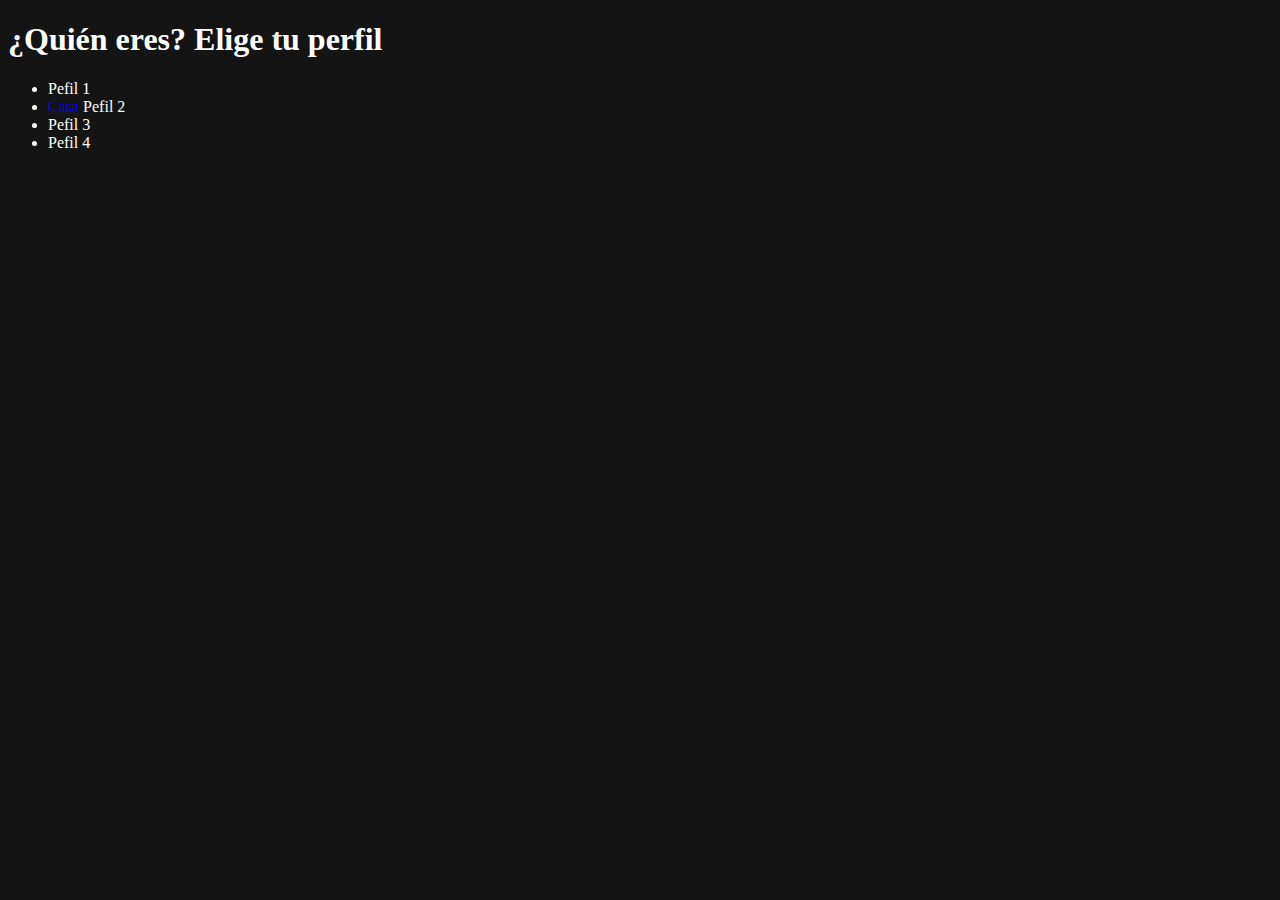
<file: login.html>
<!DOCTYPE html>
<html>
<head>
    <title>Netflix</title>
    <link rel="stylesheet" href="login.css">
    <meta charset="utf-8">
</head>
<body>
    <h1 class="titulo">¿Quién eres? Elige tu perfil</h1>
    <ul>
        <li>
            <div>
                

                <span>Pefil 1</span>

            </div>
        </li>
        <li>
            <div>
                <a class="profile-link" tabindex="0" href="https://www.netflix.com/SwitchProfile?tkn=5X6UYQFATZE65MNUK3G5TLXOVU" data-uia="action-select-profile+secondary"><div class="avatar-wrapper"><div class="profile-icon" data-profile-guid="FGZCDEJQYNCRJHJDQD6OHPIKRE" style="background-image:url(https://occ-0-2103-2706.1.nflxso.net/dnm/api/v6/vN7bi_My87NPKvsBoib006Llxzg/AAAABbOdxVGFQdDOSc_7_L0-hjORAtpBTqRGJTW_EtUxvzax0sWSE-nfu338JptRALo21408x4T7pJn8NOyyx4a5lg1CtOSag3NkAXCK.png?r=b38)"> </div></div><span class="profile-name">Casa</span></a>
                
                <span>Pefil 2</span>

            </div>
        </li>
        <li>
            <div>
                
                <span>Pefil 3</span>

            </div>
        </li>
        <li>
            <div>
                
                <span>Pefil 4</span>

            </div>
        </li>
    </ul>
</body>
</html>
</file>
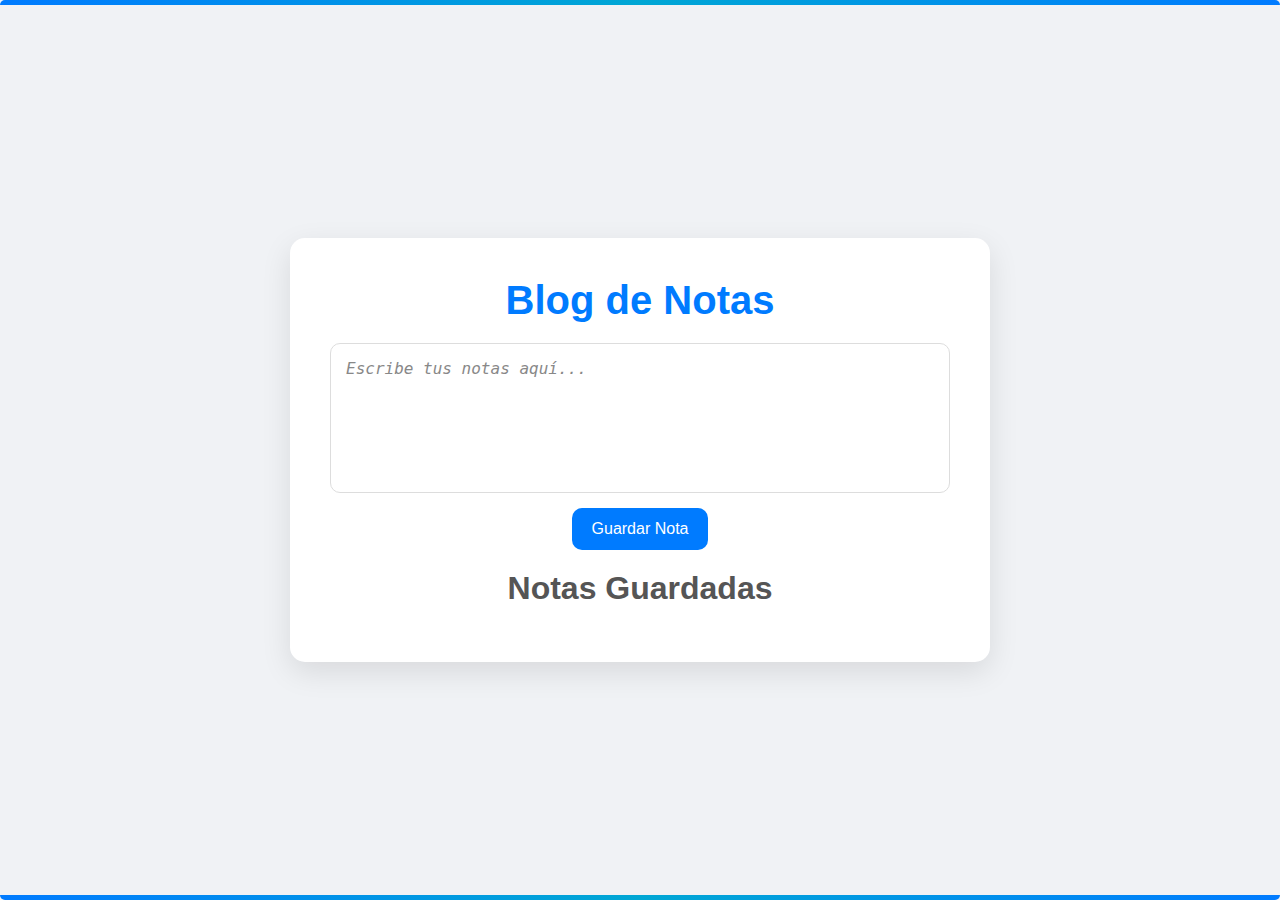
<file: notas.html>
<!DOCTYPE html>
<html lang="es">
<head>
    <meta charset="UTF-8">
    <meta name="viewport" content="width=device-width, initial-scale=1.0">
    <title>Blog de Notas</title>
    <link rel="stylesheet" href="notas.css">
</head>
<body>
    <div class="container">
        <h1>Blog de Notas</h1>
        <div class="note-input">
            <textarea id="note" placeholder="Escribe tus notas aquí..."></textarea>
            <button id="saveButton">Guardar Nota</button>
        </div>
        <div id="savedNotes">
            <h2>Notas Guardadas</h2>
            <ul id="notesList"></ul>
        </div>
    </div>
    <script src="notas.js"></script>
</body>
</html>
</file>
<file: styles.css>
/* Estilos para el cuerpo del documento */
body {
    margin: 0;
    background-color: #efefef; /* Fondo gris claro */
    display: flex;
    flex-direction: column;
    min-height: 100vh; /* 100% del viewport height mínimo */
    background: linear-gradient(320deg, #eb92be, #ffef78, #63c9b4)
}

/* Estilos para el encabezado */
header {
    background-color: #364552; /* Fondo azul oscuro */
    color: white; /* Texto blanco */
    padding: 3rem 2rem; /* Espaciado interno */
}

/* Estilos del título principal del encabezado */
header h1 {
    font-size: 4rem; /* Tamaño grande */
    text-align: center; /* Centrado */
}

/* Estilos para el contenido principal */
.container {
    width: 400px; /* Ancho fijo */
    margin: 0 auto; /* Centrado horizontal */
    text-align: center; /* Centrado de texto */
    flex: 1; /* Toma el espacio restante */
}

/* Estilos para los botones */
.button-container {
    text-align: center;
    margin-bottom: 50px; /* Separación entre botones y otro contenido */
}

.button {
    margin-top: 20px;
    padding: 10px 20px;
    font-size: 16px;
    font-weight: bold;
    text-align: center;
    text-decoration: none;
    cursor: pointer;
    border: 2px solid #4CAF50;
    color: #fff;
    background-color: #4CAF50;
    border-radius: 5px;
    transition: background-color 0.3s, color 0.3s, border-color 0.3s;
    display: inline-block; /* Añadido */
    margin-right: 10px; /* Añadido */
}

.button:hover {
    background-color: #45a049;
    border-color: #45a049;
    transform: translateY(-10px);
    border-radius: 50px;
}

.button:active {
    background-color: #398438;
    border-color: #398438;
}

/* Estilo para resaltar texto */
.highlight {
    color: red;
}

/* Estilos para los artículos */
section article {
    transition: all 0.3s ease; /* Transición suave */
    background-color: #fff; /* Fondo blanco */
    margin: 1rem 0; /* Espaciado externo */
    border-radius: 26px; /* Bordes redondeados */
    padding: 0.25rem 0; /* Espaciado interno */
    cursor: pointer; /* Cambia el cursor al pasar por encima */
}

section article:hover {
    box-shadow: 0 0.1rem 0.4rem rgba(0, 0, 0, 0.7); /* Sombra */
    transform: translateY(-10px);
}

section article h2, section article p {
    margin: 1rem; /* Espaciado interno */
}

/* Estilos para el footer */
footer {
    background-color: #222; /* Fondo negro */
    padding: 3rem; /* Espaciado interno */
    color: #fff; /* Texto blanco */
}

footer section {
    float: right; /* Alineación a la derecha */
}

footer p {
    margin: 0; /* Sin margen */
}

footer a {
    transition: color 0.6s ease; /* Transición suave del color */
    color: #fff; /* Texto blanco */
    text-decoration: none; /* Sin subrayado */
}

footer a:hover {
    color: cornflowerblue; /* Color azul claro */
    transform: translateY(-10px);
}

.Imagen{
    position: relative;
    top: -20px;
    padding: 1px;
    border-radius: 26px;
}

.Imagen:hover{
    transition: all 0.5s ease;
    transform: translateY(-10px);
}

.video {
    position: relative;
    top: -15px;
    display: inline-block; /* Mostrar como bloque en línea */
    padding: 10px 20px; /* Espaciado interno */
    background-color: #ff0000; /* Fondo rojo oscuro */
    color: white; /* Texto blanco */
    text-decoration: none; /* Sin subrayado */
    border-radius: 5px; /* Bordes redondeados */
    transition: background-color 0.3s; /* Transición suave del color de fondo */
}

/* Efecto de cambio de color de fondo al pasar el ratón por encima del enlace en los artículos */
.video:hover {
    background-color: #420000; /* Fondo rojo más oscuro */
    transition: all 0.5s ease;
    transform: translateY(-5px);
    
}
</file>
<file: css.css>
/* Define la fuente principal para todo el documento */
html {
    font-family: 'Montserrat', sans-serif;
}

/* Estilos generales del cuerpo del documento */
body {
    margin: 0;
    background-color: #efefef; /* Fondo gris claro */
}

/* Estilos del encabezado */
header {
    background-color: #364552; /* Fondo azul oscuro */
    color: white; /* Texto blanco */
    padding: 3rem 2rem; /* Espaciado interno */
}

/* Estilos del título principal del encabezado */
header h1 {
    font-size: 4rem; /* Tamaño grande */
    text-align: center; /* Centrado */
}

header h1:hover{
    transform: translateY(-10px);
}
/* Estilos del contenedor principal */
.container {
    width: 400px; /* Ancho fijo */
    margin: 0 auto; /* Centrado horizontal */
    text-align: center; /* Centrado de texto */
}

/* Estilos de cada artículo en la sección */
section article {
    transition: all 0.3s ease; /* Transición suave */
    background-color: #fff; /* Fondo blanco */
    margin: 1rem 0; /* Espaciado externo */
    border-radius: 26px; /* Bordes redondeados */
    padding: 0.25rem 0; /* Espaciado interno */
    cursor: pointer; /* Cambia el cursor al pasar por encima */
    
}

/* Efecto de sombra al pasar el ratón por encima del artículo */
section article:hover {
    box-shadow: 0 0.1rem 0.4rem rgba(0, 0, 0, 0.7); /* Sombra */
    transform: translateY(-10px);
}

/* Estilos para el título y el contenido del artículo */
section article h2, section article p {
    margin: 1rem; /* Espaciado interno */
}

/* Estilos del pie de página */
footer {
    background-color: #222; /* Fondo negro */
    padding: 3rem; /* Espaciado interno */
    color: #fff; /* Texto blanco */
    bottom: 0; /* Pegado al fondo */
    left: 0;
    right: 0;
}

/* Estilos para secciones dentro del pie de página */
footer section {
    float: right; /* Alineación a la derecha */
}

/* Estilos para los párrafos dentro del pie de página */
footer p {
    margin: 0; /* Sin margen */
}

/* Estilos para los enlaces dentro del pie de página */
footer a {
    transition: color 0.6s ease; /* Transición suave del color */
    color: #fff; /* Texto blanco */
    text-decoration: none; /* Sin subrayado */
}

/* Efecto de cambio de color al pasar el ratón por encima del enlace */
footer a:hover {
    color: cornflowerblue; /* Color azul claro */
    transform: translateY(-10px);
}

/* Estilos para los enlaces dentro de los artículos */
/* Estilos para el enlace "Click para ir a la web" */
#Web {
    display: inline-block;
    padding: 15px 30px;
    background-color: #707070; /* Rojo */
    color: #fff; /* Texto blanco */
    text-decoration: none;
    border-radius: 8px;
    border: 2px solid #9e9e9e; /* Borde rojo */
    font-size: 18px;
    font-weight: bold;
    transition: all 0.3s ease;
    box-shadow: 0 4px 6px rgba(0, 0, 0, 0.1); /* Sombra */
}

/* Efecto de cambio al pasar el ratón */
#Web:hover {
    background-color: #8b8b8b; /* Rojo más oscuro */
    border-color: #666666; /* Borde rojo más oscuro */
    box-shadow: 0 8px 10px rgba(0, 0, 0, 0.2); /* Sombra más pronunciada */
    transform: translateY(-10px); /* Levantar ligeramente al pasar el ratón */
}

.video {
    display: inline-block; /* Mostrar como bloque en línea */
    padding: 10px 20px; /* Espaciado interno */
    background-color: #ff0000; /* Fondo rojo oscuro */
    color: white; /* Texto blanco */
    text-decoration: none; /* Sin subrayado */
    border-radius: 5px; /* Bordes redondeados */
    transition: background-color 0.3s; /* Transición suave del color de fondo */
}

/* Efecto de cambio de color de fondo al pasar el ratón por encima del enlace en los artículos */
.video:hover {
    background-color: #420000; /* Fondo rojo más oscuro */
    transition: all 0.5s ease;
    transform: translateY(-10px);
}

#Youtube{
    display: inline-block;
    padding: 10px 20px;
    background-color: darkseagreen;
    color: #fff;
    text-decoration: none;
    border-radius: 6px;
    transition: backgroun-color 0.7s;
}

#Youtube:hover{
    background-color: greenyellow;
    transition: all 0.5s ease;
    transform: translateY(-10px);
}

.Imagen-container {
    border-radius: 26px;
    position: relative; /* Establece posición relativa */
    top: 15px; /* Mueve la imagen hacia abajo 20px */
}

.Imagen-container:hover{
    transition: all 0.5s ease;
    transform: translateY(-10px);
}

.Imagen{
    padding: 1px;
    border-radius: 26px;
}

.Imagen:hover{
    transition: all 0.5s ease;
    transform: translateY(-10px);
}

body{
    background: linear-gradient(320deg, #eb92be, #ffef78, #63c9b4);
}
</file>
<file: calculadora.css>
html {
    box-sizing: border-box;
    height: 100%;
}

*,
*::before,
*::after{
    box-sizing: inherit;
    margin: 0;
    padding: 0;
}

body{
    align-items: center;
    background: linear-gradient(320deg, #eb92be, #ffef78, #63c9b4);
    display: flex;
    font-family: "Dosis", sans-serif;
    font-display: swap;
    height: inherit;
    justify-content: center;
}

.wrapper{
    backdrop-filter: blur(5.5px);
    -webkit-backdrop-filter: blur(5.5px);
    border-radius: 16px;
    box-shadow: 0 4px 30px rgba(35, 35, 35, 0.01);
    color: #232323;
    backdrop-filter: blur(4px);
    -webkit-backdrop-filter: blur(4px);
    background: rgba(255, 255, 255, 0.30);
    border: 1px solid rgba(255, 255, 255, 0.34);
    flex-basis: 400px;
    height: 540px;
    padding: 20px 35px;
}

.screen{
    backdrop-filter: blur(5.5px);
    -webkit-backdrop-filter: blur(5.5px);
    background: rgba(255, 255, 255, 0.75);
    border: 1px solid rgba(255, 255, 255, 0.01);
    border-radius: 16px;
    box-shadow: 0 4px 30px rgba(35, 35, 35, 0.1);
    color: #232323;
    font-size: 35px;
    overflow: auto;
    padding: 20px;
    text-align: right;
    width: 326px;
}

.calc-button-row{
    display: flex;
    justify-content: space-between;
    margin: 5% 0;
}

.calc-button{
    backdrop-filter: blur(5.5px);
    -webkit-backdrop-filter: blur(5.5px);
    background: rgba(255, 255, 255, 0.75);
    border: 1px solid rgba(255, 255, 255, 0.01);
    border-radius: 16px;
    box-shadow: 0 4px 30px rgba(35, 35, 35, 0.1);
    color: #232323;
    flex-basis: 20%;
    font-family: inherit;
    font-size: 24px;
    height: 65px;
}

.calc-button:last-child{
    backdrop-filter: blur(5.5px);
    -webkit-backdrop-filter: blur(5.5px);
    background: rgba(255, 255, 255, 0.75);
    border: 1px solid rgba(255, 255, 255, 0.01);
    border-radius: 16px;
    box-shadow: 0 0.4px 30px rgba(35, 35, 35, 0.01);
    color: #fff;
    background: #d72880;
}

.calc-button:last-child:hover{
    background-color: inherit;
    color: inherit;
}

.calc-button:hover{
    background-color: inherit;
}

.calc-buttons:active{
    background-color: #ffef78;
}

.double{
    flex-basis: 47%;
}

.triple{
    flex-basis: 73%;
}
</file>
<file: css de explicaciones.css>
body {
    margin: 0;
    padding: 0;
    background: linear-gradient(45deg, #ff9f1a, #63c9b4);
}

header {
    margin: 0;
    padding: 0;
}

.Titulos {
    margin: 0; /* Elimina el margen del h1 */
    color: white;
    background-color: #587188;
    padding: 4rem 3rem;
    text-align: center;
    font-size: 4rem;
    width: 100%; /* Asegúrate de que ocupe todo el ancho */
    box-sizing: border-box; /* Incluye el padding dentro del ancho */
}

.container {
    width: 400px; /* Ancho fijo */
    margin: 0 auto; /* Centrado horizontal */
    text-align: center; /* Centrado de texto */
}

section article {
    transition: all 0.3s ease; /* Transición suave */
    background-color: #fff; /* Fondo blanco */
    margin: 1rem 0; /* Espaciado externo */
    border-radius: 0.5rem; /* Bordes redondeados */
    padding: 0.25rem 0; /* Espaciado interno */
    cursor: pointer; /* Cambia el cursor al pasar por encima */
}

section article:hover {
    box-shadow: 0 0.1rem 0.4rem rgba(0, 0, 0, 0.7); /* Sombra */
}

section article h2, section article p {
    margin: 1rem; /* Espaciado interno */
}

footer {
    background-color: #222; /* Fondo negro */
    padding: 3rem; /* Espaciado interno */
    color: #fff; /* Texto blanco */
    bottom: 0; /* Pegado al fondo */
    left: 0;
    right: 0;
}

footer section {
    float: right; /* Alineación a la derecha */
}

footer p {
    margin: 0; /* Sin margen */
}

footer a {
    transition: color 0.6s ease; /* Transición suave del color */
    color: #fff; /* Texto blanco */
    text-decoration: none; /* Sin subrayado */
}

footer a:hover {
    color: cornflowerblue; /* Color azul claro */
}

article a {
    display: inline-block; /* Mostrar como bloque en línea */
    padding: 10px 20px; /* Espaciado interno */
    background-color: #af4c4c; /* Fondo rojo oscuro */
    color: white; /* Texto blanco */
    text-decoration: none; /* Sin subrayado */
    border-radius: 5px; /* Bordes redondeados */
    transition: background-color 0.3s; /* Transición suave del color de fondo */
}

article a:hover {
    background-color: #a04545; /* Fondo rojo más oscuro */
}
</file>
<file: q.css>
body {
    font-family: Arial, sans-serif;
    margin: 0;
    padding: 0;
    background:linear-gradient(to right, #c6ffdd, #fbd786, #f7797d)
}
h1 {
    text-align: center;
    padding: 20px;
    background: linear-gradient(to right, #fc00ff, #00dbde);
    color: white;
    margin-bottom: 0;
    text-shadow: 2px 2px 4px rgba(0, 0, 0, 0.5);
}
.container {
    display: flex;
    flex-wrap: wrap;
    justify-content: center;
    padding: 20px;
}
.box {
    position: relative;
    width: 300px;
    height: 200px;
    margin: 10px;
    display: flex;
    align-items: center;
    justify-content: center;
    color: white;
    font-size: 1.2em;
    text-shadow: 1px 1px 2px rgba(0, 0, 0, 0.7);
    border-radius: 10px;
    overflow: hidden;
    cursor: pointer;
    box-shadow: 0 4px 6px rgba(0, 0, 0, 0.1);
}
.box:hover {
    transform: scale(1.05);
}
.box::before {
    content: attr(data-bg);
    position: absolute;
    bottom: 10px;
    left: 10px;
    font-size: 0.8em;
    color: rgba(255, 255, 255, 0.8);
    background: rgba(0, 0, 0, 0.3);
    padding: 2px 4px;
    border-radius: 3px;
}
.copy-button {
    position: absolute;
    top: 10px;
    right: 10px;
    background: #ffffff;
    color: #333333;
    border: none;
    padding: 5px 10px;
    font-size: 0.8em;
    border-radius: 5px;
    cursor: pointer;
    transition: background 0.3s ease;
}
.copy-button:hover {
    background: #f0f0f0;
}
.copy-button:focus {
    outline: none;
}
/* 50 primeros estilos de fondo */
.box.bg1 { background: linear-gradient(to right, #ff7e5f, #feb47b); }
.box.bg2 { background: linear-gradient(to right, #6a11cb, #2575fc); }
.box.bg3 { background: linear-gradient(to right, #ffafbd, #ffc3a0); }
/* Agrega aquí los estilos bg4 a bg50 */
/* 50 estilos de fondo adicionales */
.box.bg51 { background: linear-gradient(to right, #2193b0, #6dd5ed); }
.box.bg52 { background: linear-gradient(to right, #cc2b5e, #753a88); }
/* Agrega aquí los estilos bg53 a bg100 */
/* Agrega los estilos restantes */
.box.bg53 { background: linear-gradient(to right, #ee9ca7, #ffdde1); }
.box.bg54 { background: linear-gradient(to right, #42275a, #734b6d); }
.box.bg55 { background: linear-gradient(to right, #bdc3c7, #2c3e50); }
.box.bg56 { background: linear-gradient(to right, #de6262, #ffb88c); }
.box.bg57 { background: linear-gradient(to right, #06beb6, #48b1bf); }
.box.bg58 { background: linear-gradient(to right, #eb3349, #f45c43); }
.box.bg59 { background: linear-gradient(to right, #56ab2f, #a8e063); }
.box.bg60 { background: linear-gradient(to right, #614385, #516395); }
.box.bg61 { background: linear-gradient(to right, #eecda3, #ef629f); }
.box.bg62 { background: linear-gradient(to right, #eacda3, #d6ae7b); }
.box.bg63 { background: linear-gradient(to right, #02aab0, #00cdac); }
.box.bg64 { background: linear-gradient(to right, #d66d75, #e29587); }
.box.bg65 { background: linear-gradient(to right, #000428, #004e92); }
.box.bg66 { background: linear-gradient(to right, #ddd6f3, #faaca8); }
.box.bg67 { background: linear-gradient(to right, #c94b4b, #4b134f); }
.box.bg68 { background: linear-gradient(to right, #4568dc, #b06ab3); }
.box.bg69 { background: linear-gradient(to right, #3a1c71, #d76d77, #ffaf7b); }
.box.bg70 { background: linear-gradient(to right, #dd5e89, #f7bb97); }
.box.bg71 { background: linear-gradient(to right, #eea849, #f46b45); }
.box.bg72 { background: linear-gradient(to right, #43c6ac, #191654); }
.box.bg73 { background: linear-gradient(to right, #ef3b36, #ffffff); }
.box.bg74 { background: linear-gradient(to right, #00c9ff, #92fe9d); }
.box.bg75 { background: linear-gradient(to right, #fc5c7d, #6a82fb); }
.box.bg76 { background: linear-gradient(to right, #ff9966, #ff5e62); }
.box.bg77 { background: linear-gradient(to right, #f12711, #f5af19); }
.box.bg78 { background: linear-gradient(to right, #8e2de2, #4a00e0); }
.box.bg79 { background: linear-gradient(to right, #2b5876, #4e4376); }
.box.bg80 { background: linear-gradient(to right, #ff512f, #dd2476); }
.box.bg81 { background: linear-gradient(to right, #56ccf2, #2f80ed); }
.box.bg82 { background: linear-gradient(to right, #b2fefa, #0ed2f7); }
.box.bg83 { background: linear-gradient(to right, #e6dada, #274046); }
.box.bg84 { background: linear-gradient(to right, #a8ff78, #78ffd6); }
.box.bg85 { background: linear-gradient(to right, #50c9c3, #96deda); }
.box.bg86 { background: linear-gradient(to right, #d9a7c7, #fffcdc); }
.box.bg87 { background: linear-gradient(to right, #2c3e50, #4ca1af); }
.box.bg88 { background: linear-gradient(to right, #243949, #517fa4); }
.box.bg89 { background: linear-gradient(to right, #73c8a9, #373b44); }
.box.bg90 { background: linear-gradient(to right, #ff6e7f, #bfe9ff); }
.box.bg91 { background: linear-gradient(to right, #e1eec3, #f05053); }
.box.bg92 { background: linear-gradient(to right, #1488cc, #2b32b2); }
.box.bg93 { background: linear-gradient(to right, #f00000, #dc281e); }
.box.bg94 { background: linear-gradient(to right, #00f260, #0575e6); }
.box.bg95 { background: linear-gradient(to right, #1d2b64, #f8cdda); }
.box.bg96 { background: linear-gradient(to right, #b24592, #f15f79); }
.box.bg97 { background: linear-gradient(to right, #00c6ff, #0072ff); }
/* Agrega los estilos restantes */
.box.bg98 { background: linear-gradient(to right, #bdc3c7, #2c3e50); }
.box.bg99 { background: linear-gradient(to right, #de6262, #ffb88c); }
.box.bg100 { background: linear-gradient(to right, #06beb6, #48b1bf); }
footer {
background-color: #222; /* Fondo negro */
padding: 3rem; /* Espaciado interno */
color: #fff; /* Texto blanco */
bottom: 0; /* Pegado al fondo */
left: 0;
right: 0;
}

footer section {
float: right; /* Alineación a la derecha */
}


footer a {
transition: color 0.6s ease; /* Transición suave del color */
color: #fff; /* Texto blanco */
text-decoration: none; /* Sin subrayado */
}

footer a:hover {
color: cornflowerblue; /* Color azul claro */
}
</file>
<file: login.css>
.titulo {
    text-align: center center;
}

body {
    background-color: #141414;
    color: white
}
</file>
<file: notas.css>
/* Reset CSS */
* {
    margin: 0;
    padding: 0;
    box-sizing: border-box;
}

body {
    font-family: 'Segoe UI', Tahoma, Geneva, Verdana, sans-serif;
    background-color: #f0f2f5;
    display: flex;
    justify-content: center;
    align-items: center;
    height: 100vh;
    color: #333;
}

.container {
    background-color: #fff;
    border-radius: 15px;
    box-shadow: 0 10px 30px rgba(0, 0, 0, 0.1);
    padding: 40px;
    width: 90%;
    max-width: 700px;
    text-align: center;
    animation: fadeIn 1s ease-out;
}

h1 {
    font-size: 2.5em;
    margin-bottom: 20px;
    color: #007bff;
}

.note-input {
    display: flex;
    flex-direction: column;
    margin-bottom: 20px;
    align-items: center;
}

textarea {
    width: 100%;
    height: 150px;
    padding: 15px;
    font-size: 1rem;
    border: 1px solid #ddd;
    border-radius: 10px;
    margin-bottom: 15px;
    resize: none;
    transition: border 0.3s, box-shadow 0.3s;
}

textarea:focus {
    border-color: #007bff;
    outline: none;
    box-shadow: 0 0 10px rgba(0, 123, 255, 0.2);
}

button {
    padding: 12px 20px;
    font-size: 1rem;
    background-color: #007bff;
    color: white;
    border: none;
    border-radius: 10px;
    cursor: pointer;
    transition: background-color 0.3s, transform 0.2s, box-shadow 0.3s;
}

button:hover {
    background-color: #0056b3;
    transform: scale(1.05);
    box-shadow: 0 5px 15px rgba(0, 91, 187, 0.4);
}

#savedNotes {
    text-align: left;
}

#notesList {
    list-style-type: none;
    padding: 0;
}

#notesList li {
    background-color: #f8f9fa;
    border: 1px solid #ddd;
    border-radius: 10px;
    padding: 15px;
    margin-bottom: 10px;
    word-wrap: break-word;
    display: flex;
    justify-content: space-between;
    align-items: center;
    animation: slideIn 0.5s ease-out;
    transition: background-color 0.3s;
}

#notesList li:hover {
    background-color: #e9ecef;
}

.delete-button {
    background-color: transparent;
    border: none;
    color: #dc3545;
    font-size: 1.2rem;
    cursor: pointer;
    transition: color 0.3s;
}

.delete-button:hover {
    color: #c82333;
}

/* Animaciones */
@keyframes fadeIn {
    from {
        opacity: 0;
        transform: translateY(-20px);
    }
    to {
        opacity: 1;
        transform: translateY(0);
    }
}

@keyframes slideIn {
    from {
        opacity: 0;
        transform: translateX(-20px);
    }
    to {
        opacity: 1;
        transform: translateX(0);
    }
}

/* Estilos Responsivos */
@media (max-width: 768px) {
    .container {
        width: 95%;
        padding: 20px;
    }

    h1 {
        font-size: 2em;
    }

    button {
        width: 100%;
        padding: 15px;
        font-size: 1.2rem;
    }

    textarea {
        height: 120px;
    }
}

/* Estilos adicionales */
.container::before {
    content: '';
    position: absolute;
    top: 0;
    left: 0;
    width: 100%;
    height: 5px;
    background: linear-gradient(90deg, rgba(0, 123, 255, 1) 0%, rgba(0, 167, 212, 1) 50%, rgba(0, 123, 255, 1) 100%);
    border-radius: 15px 15px 0 0;
}

.container::after {
    content: '';
    position: absolute;
    bottom: 0;
    left: 0;
    width: 100%;
    height: 5px;
    background: linear-gradient(90deg, rgba(0, 123, 255, 1) 0%, rgba(0, 167, 212, 1) 50%, rgba(0, 123, 255, 1) 100%);
    border-radius: 0 0 15px 15px;
}

textarea::placeholder {
    color: #888;
    font-style: italic;
}

h2 {
    font-size: 2em;
    color: #555;
    margin-bottom: 15px;
    text-align: center;
}

ul {
    max-height: 300px;
    overflow-y: auto;
}

ul::-webkit-scrollbar {
    width: 8px;
}

ul::-webkit-scrollbar-thumb {
    background-color: #007bff;
    border-radius: 10px;
}

ul::-webkit-scrollbar-track {
    background-color: #f0f2f5;
}

@media (max-width: 576px) {
    h2 {
        font-size: 1.5em;
    }

    ul {
        max-height: 200px;
    }
}

.note-input {
    width: 100%;
}

@media (max-width: 768px) {
    .note-input {
        flex-direction: column;
        align-items: stretch;
    }

    textarea {
        margin-bottom: 10px;
    }
}

#notesList li {
    position: relative;
    padding-right: 40px;
}

.delete-button {
    position: absolute;
    right: 10px;
    top: 10px;
    bottom: 10px;
    display: flex;
    align-items: center;
    justify-content: center;
}
</file>
